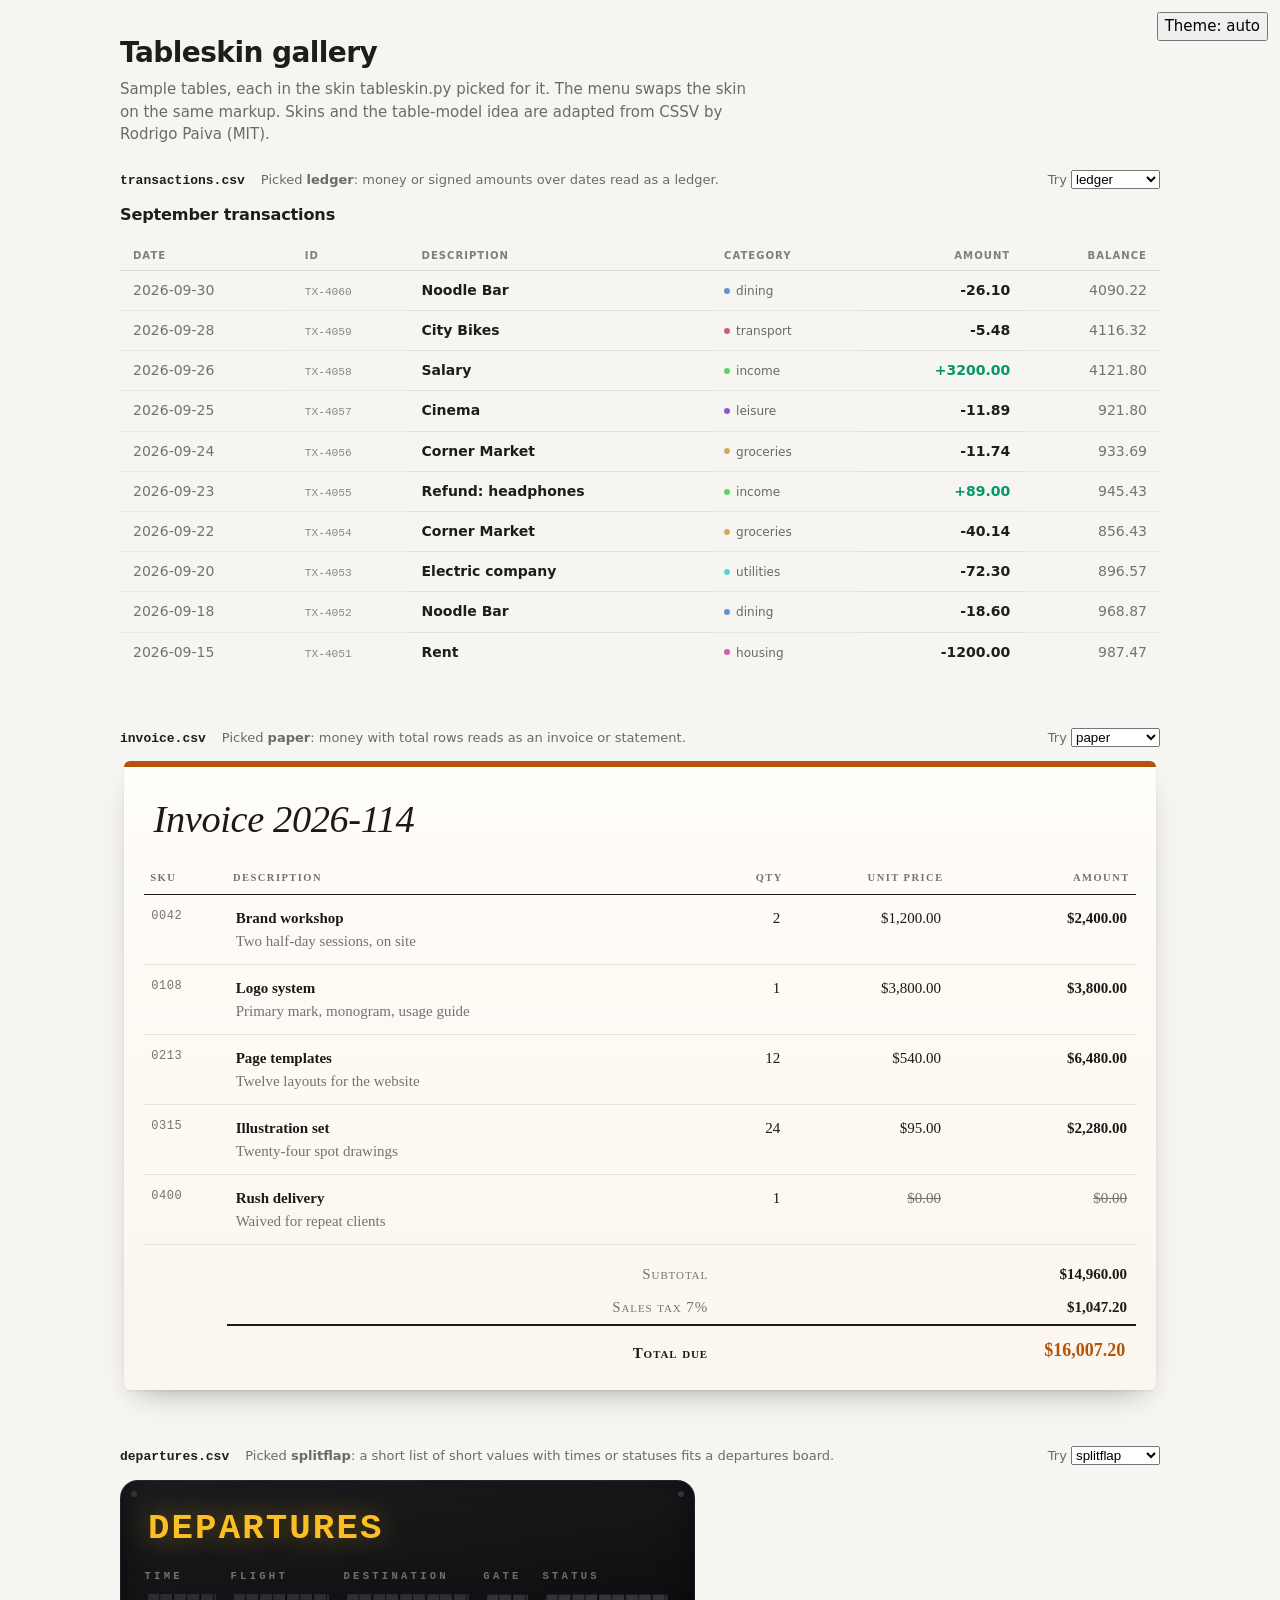
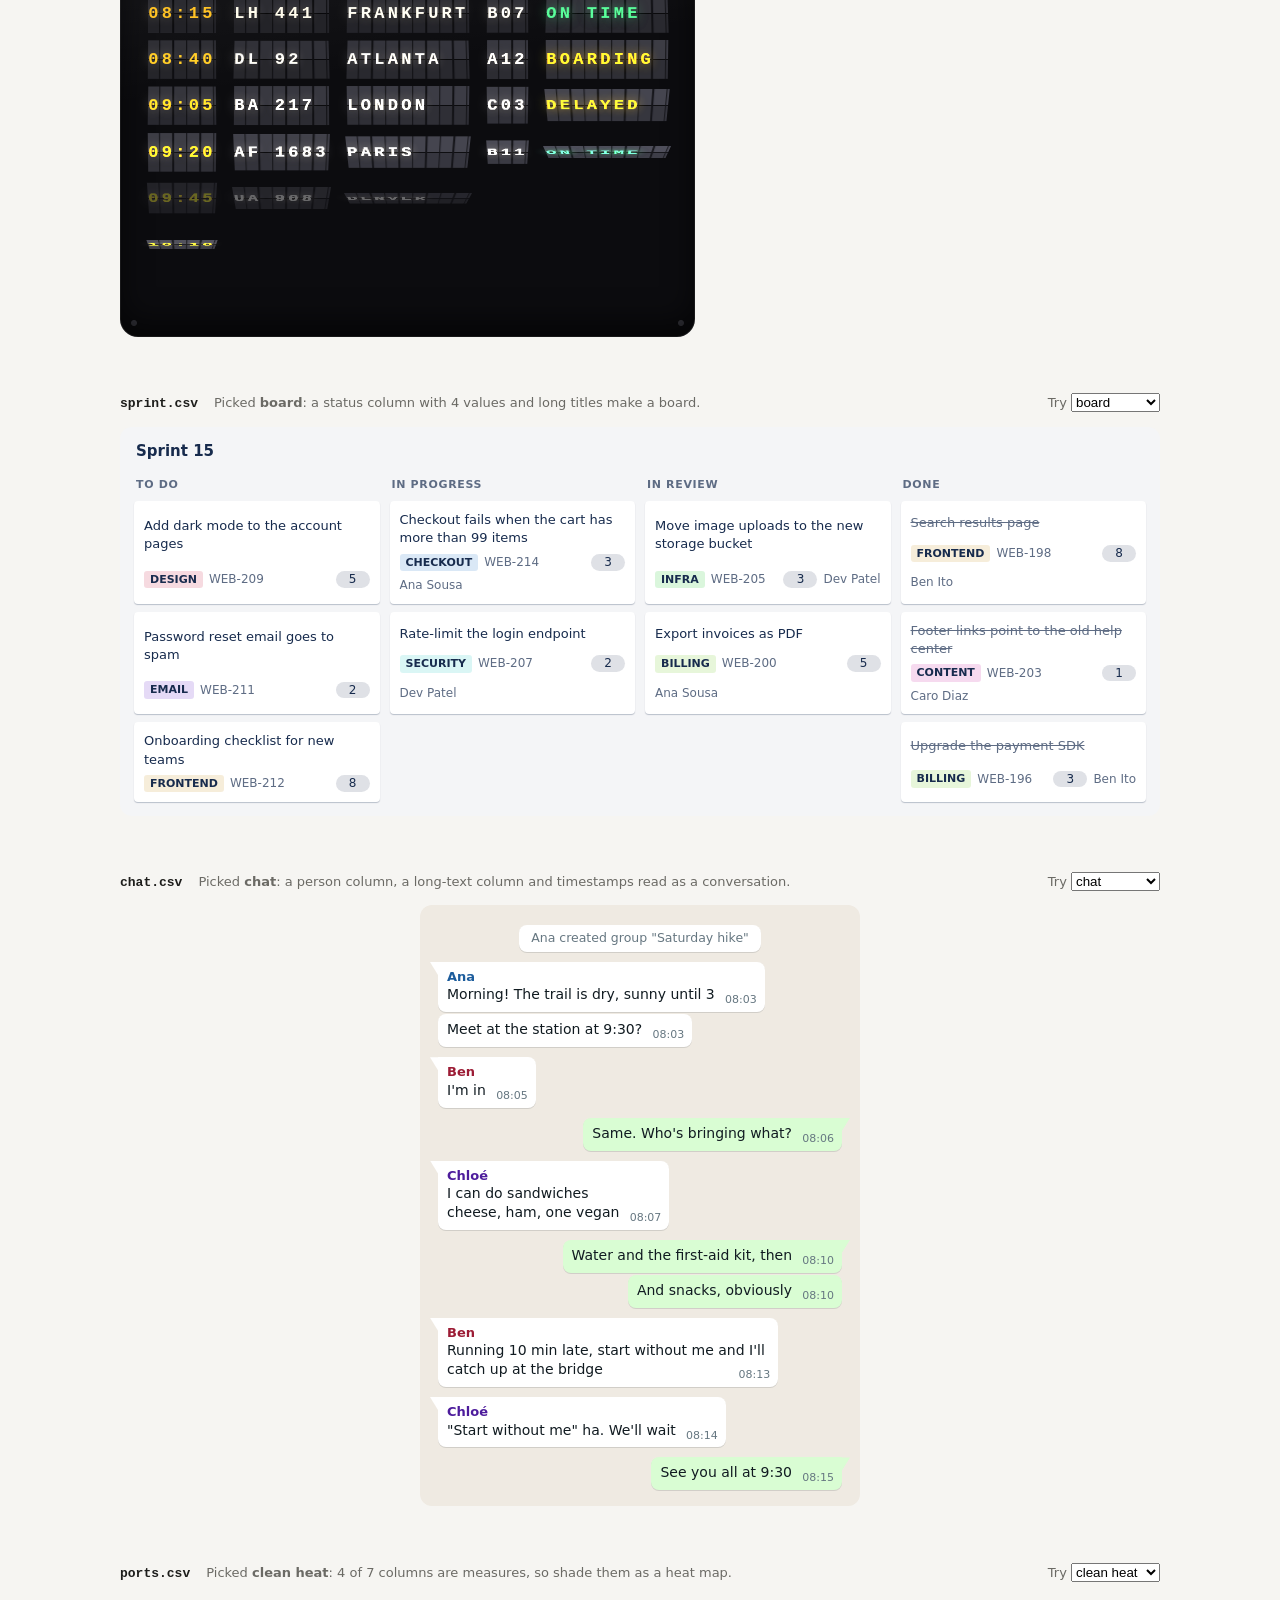
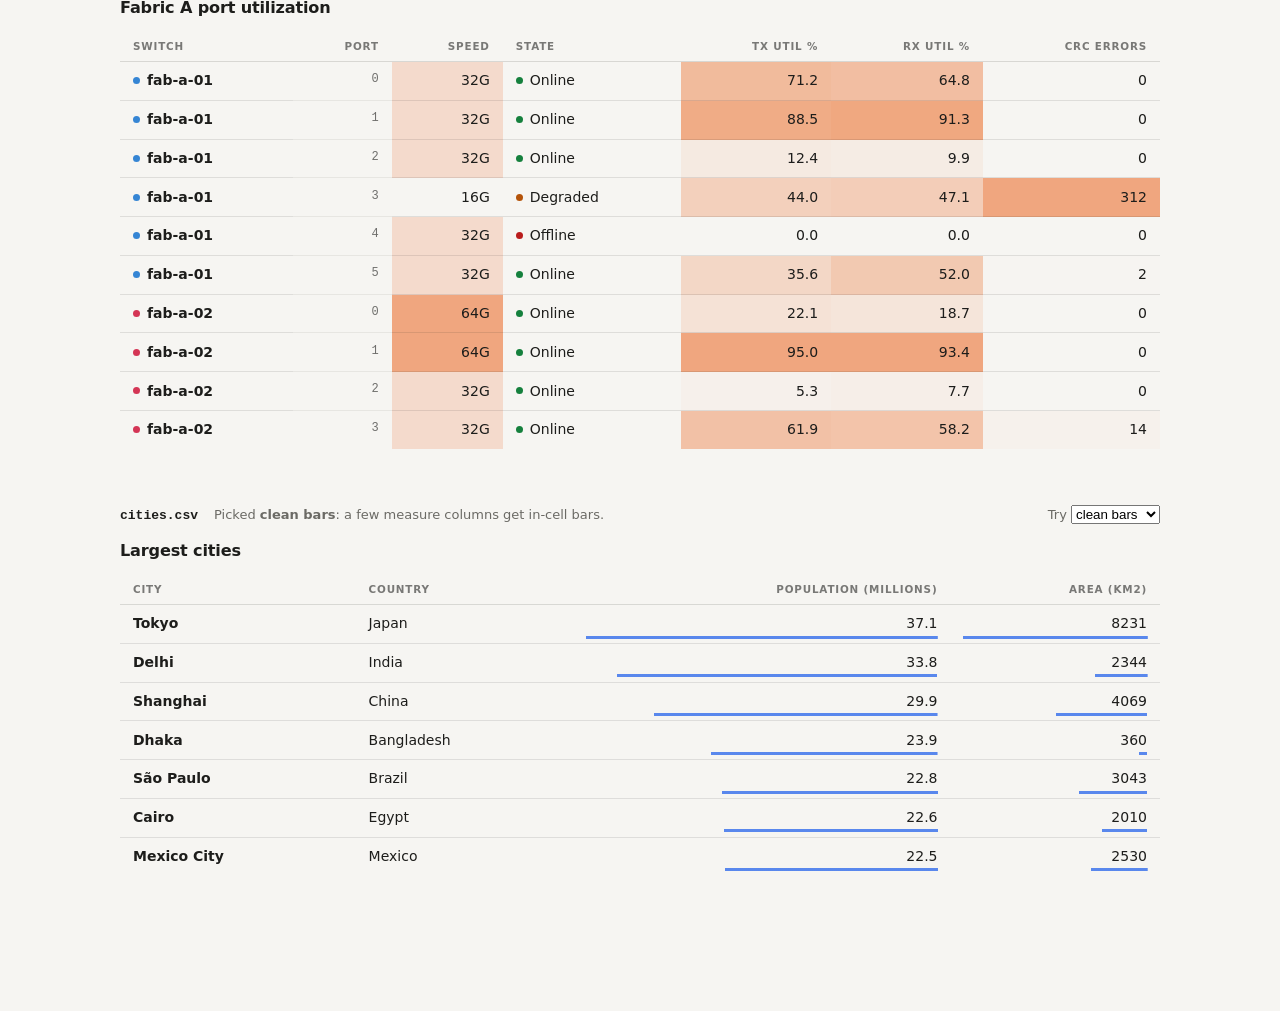
<file: index.html>
<!doctype html>
<meta charset="utf-8">
<title>tableskin</title>
<meta http-equiv="refresh" content="0; url=gallery.html">
<link rel="canonical" href="gallery.html">
<p><a href="gallery.html">tableskin gallery</a></p>
</file>
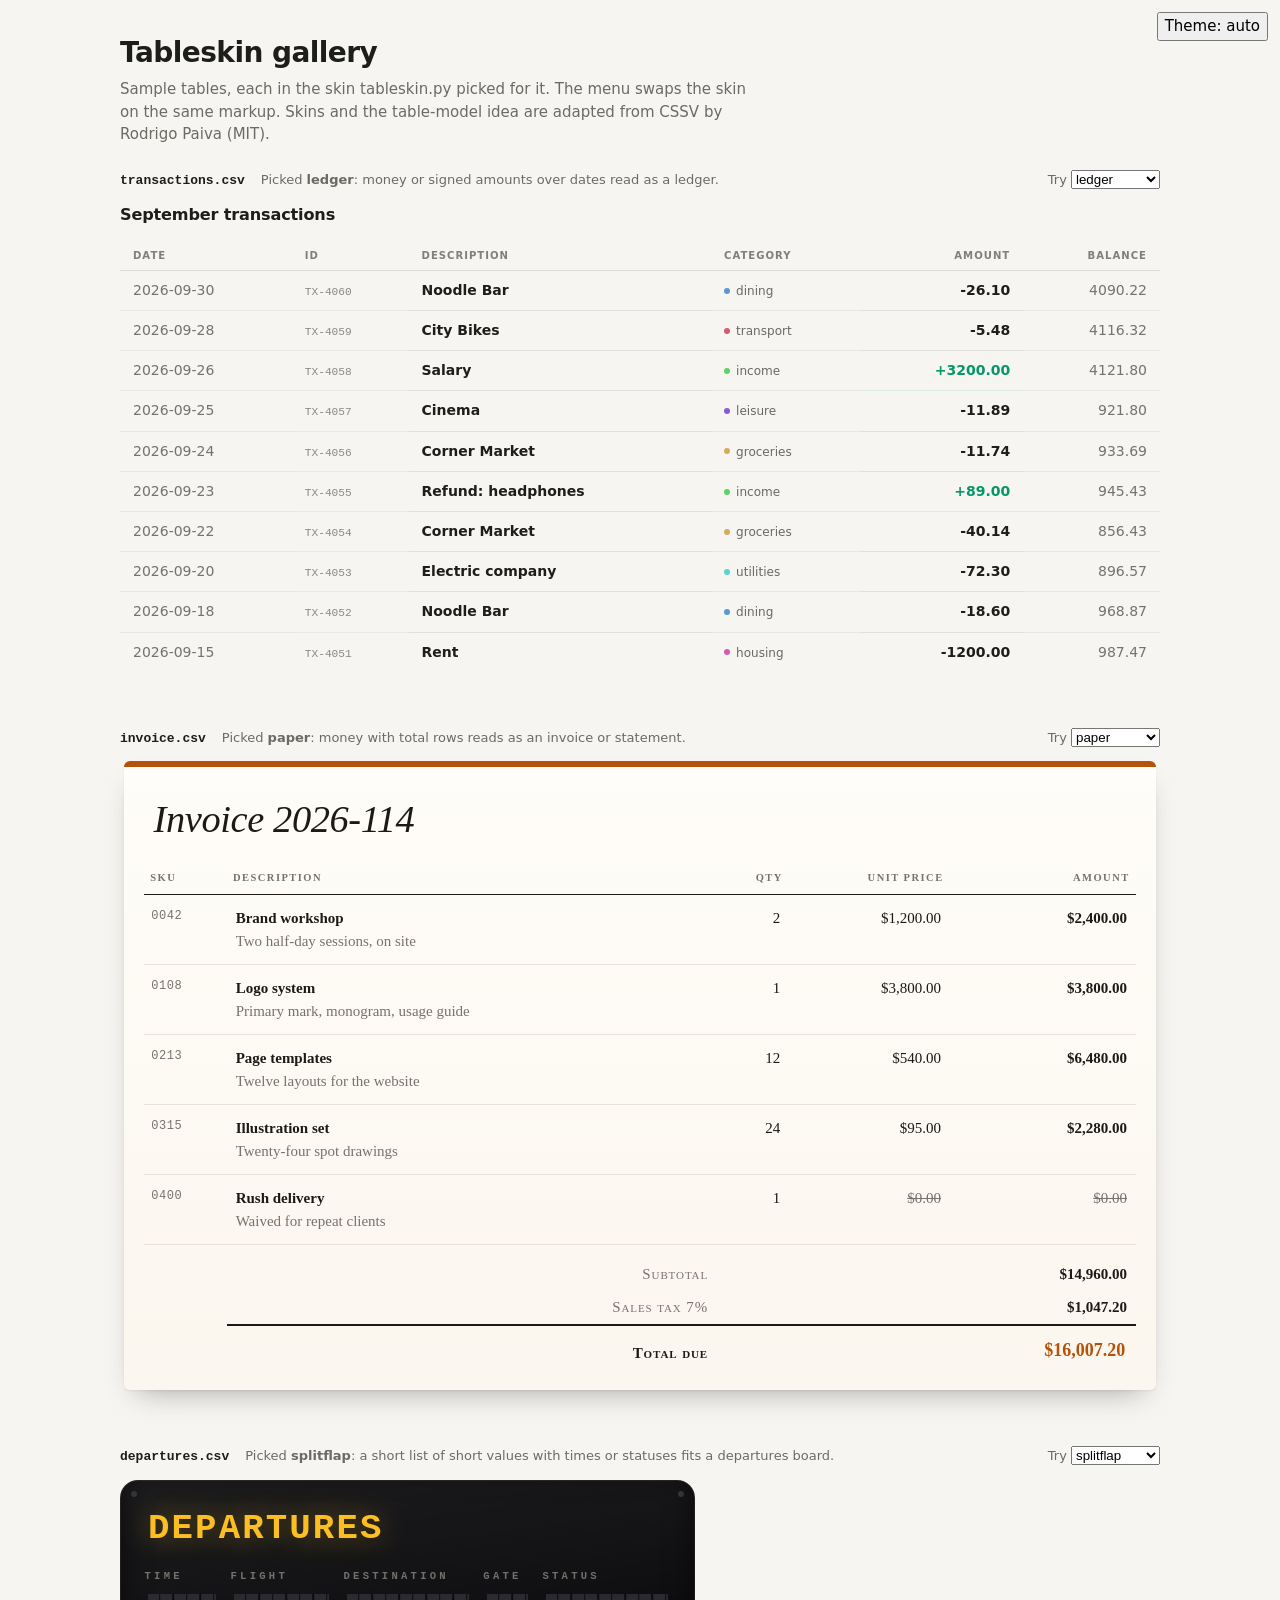
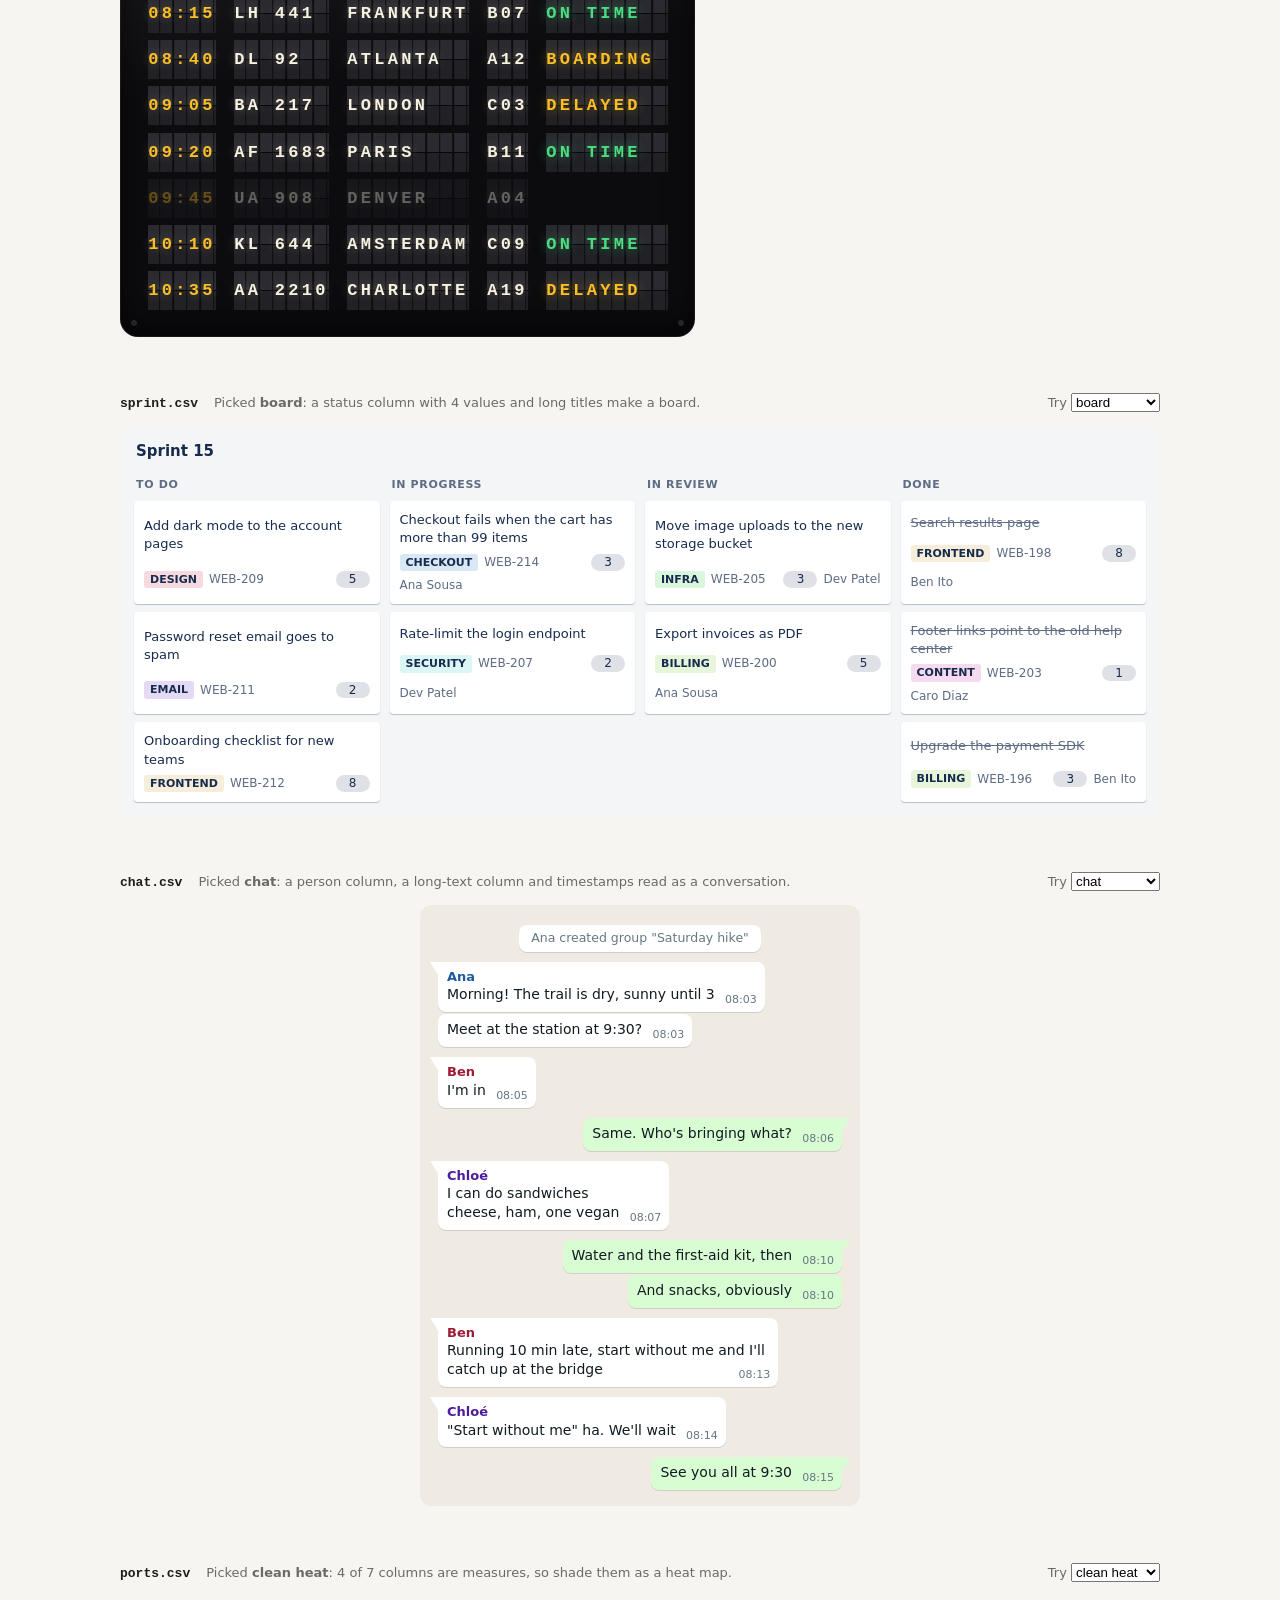
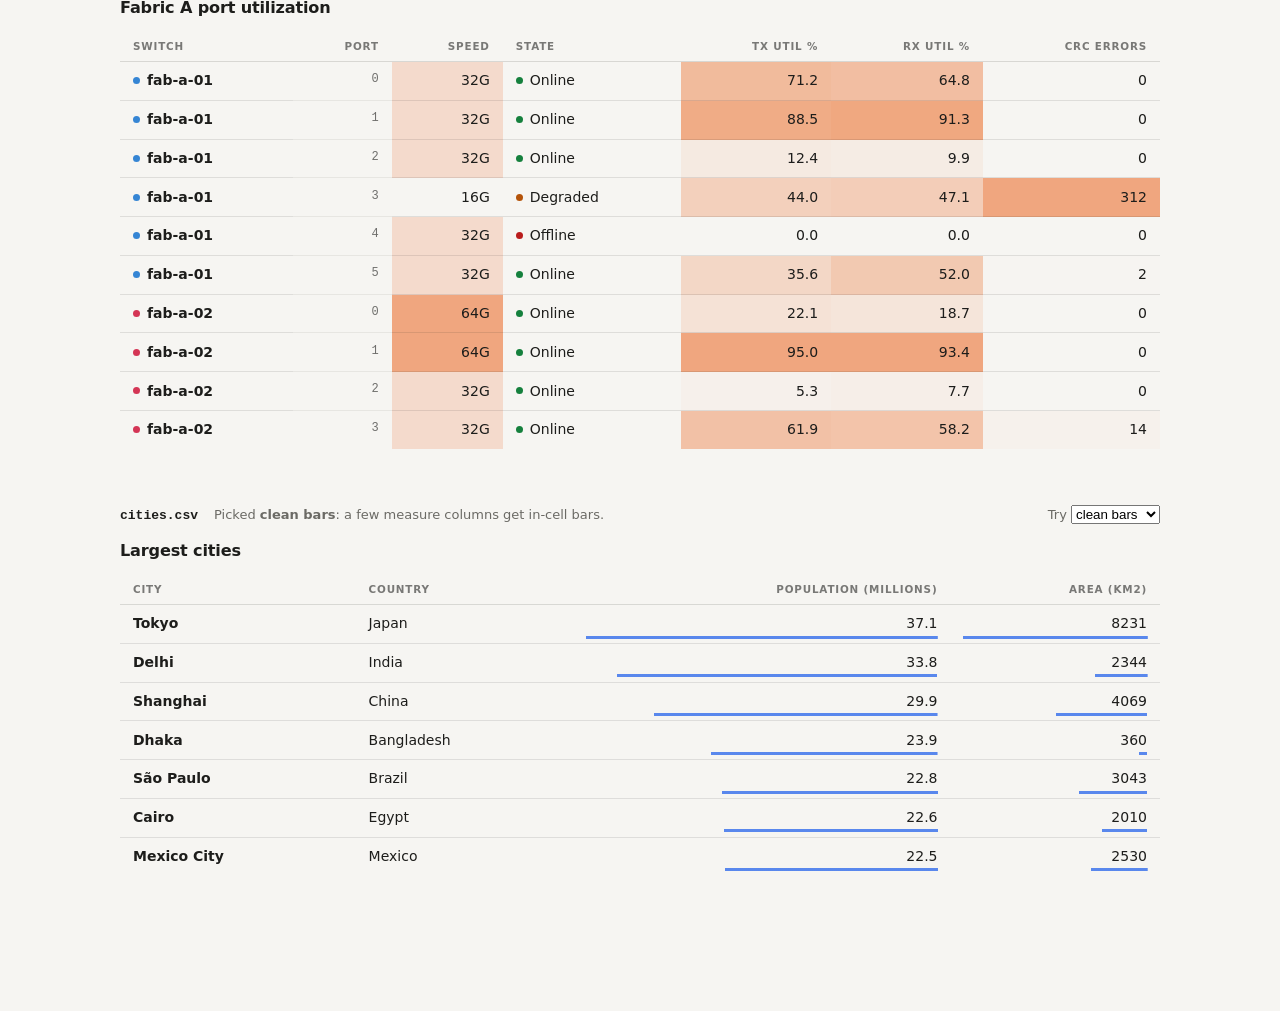
<file: gallery.html>
<!doctype html>
<html lang="en">
<head>
<meta charset="utf-8">
<meta name="viewport" content="width=device-width, initial-scale=1">
<title>Tableskin Gallery</title>
<style>
:root { color-scheme: light dark; --page: light-dark(#f6f5f2, #161615); --ink: light-dark(#1d1d1b, #e8e6e1); --muted: light-dark(#6b6a65, #9d9b94); }
:root[data-theme="light"] { color-scheme: light; }
:root[data-theme="dark"] { color-scheme: dark; }
body { margin: 0; padding: 32px 16px 80px; background: var(--page); color: var(--ink); font: 15px/1.5 system-ui, sans-serif; }
main { max-width: 1040px; margin: 0 auto; }
h1 { margin: 0 0 4px; font-size: 28px; letter-spacing: -0.02em; }
.lede { margin: 0 0 24px; color: var(--muted); max-width: 68ch; }
.theme { position: fixed; top: 12px; right: 12px; font: inherit; }
section { margin: 0 0 56px; }
section header { display: flex; flex-wrap: wrap; align-items: baseline; gap: 4px 16px; margin-bottom: 14px; }
h2 { margin: 0; font: 600 13px ui-monospace, Menlo, monospace; }
section header p { margin: 0; color: var(--muted); font-size: 13px; flex: 1; }
label { font-size: 13px; color: var(--muted); }
</style>
<style>
/* tableskin base: the wrapper, and CSSV's default stylesheet (SPEC 8.2).
   Adapted from CSSV by Rodrigo Paiva, MIT; see NOTICE.
   Each skin is scoped to [data-skin~="name"] and sits in a layer, so tables
   on one page can wear different skins, none can style the page around
   it, and any unlayered rule on the page still wins over all of them. */
@layer tableskin.base, tableskin.skin, tableskin.mod;

@layer tableskin.base {
  .tableskin {
    contain: paint;                    /* SPEC 11.4: skins draw inside this box only */
    overflow: auto hidden;
    --good: light-dark(#15803d, #4ade80);
    --warn: light-dark(#b45309, #fbbf24);
    --bad: light-dark(#b91c1c, #f87171);
    --neutral: color-mix(in srgb, currentColor 45%, transparent);
  }
  .tableskin table { border-collapse: collapse; }
  .tableskin :is(th, td) { padding: 0.25em 0.5em; text-align: start; vertical-align: top; white-space: pre-wrap; }
  .tableskin th { font-weight: bold; }
  .tableskin .number { text-align: end; font-variant-numeric: tabular-nums; }
  .tableskin caption { padding: 0 0 0.5em; text-align: start; font-weight: 600; }
  .tableskin [data-tone="good"] { --tone: var(--good); }
  .tableskin [data-tone="warn"] { --tone: var(--warn); }
  .tableskin [data-tone="bad"] { --tone: var(--bad); }
  .tableskin [data-tone="neutral"] { --tone: var(--neutral); }
}

/* clean: the default. Hairline rules, quiet uppercase headers, colored dots
   for statuses and categories. Colors are mixed from currentColor, so it
   follows the page's light or dark theme.
   After the reference tables on cssv.dev (site/tables.css), MIT; see NOTICE. */
@layer tableskin.skin {
  [data-skin~="clean"] {
    & table { width: 100%; border-collapse: separate; border-spacing: 0; font-size: 14px; line-height: 1.5; }
    & caption { padding: 0 0 0.8em; font-size: 1.15em; font-weight: 650; letter-spacing: -0.01em; }
    & :is(th, td) { padding: 0.6em 13px; border-bottom: 1px solid color-mix(in srgb, currentColor 11%, transparent); }
    & thead th {
      vertical-align: bottom;
      border-bottom-color: color-mix(in srgb, currentColor 24%, transparent);
      color: color-mix(in srgb, currentColor 58%, transparent);
      font-size: 0.74em;
      font-weight: 600;
      letter-spacing: 0.08em;
      text-transform: uppercase;
    }
    & tbody tr:last-child td { border-bottom: 0; }
    & tbody tr:hover td { background-color: color-mix(in srgb, currentColor 3.5%, transparent); }

    & td:is([data-role="id"], [data-role="ordinal"]) {
      color: color-mix(in srgb, currentColor 62%, transparent);
      font: 0.86em/1.75 ui-monospace, "SF Mono", Menlo, Consolas, monospace;
    }
    & td:is([data-role="date"], [data-role="datetime"], [data-role="time"]) {
      color: color-mix(in srgb, currentColor 65%, transparent);
      font-variant-numeric: tabular-nums;
      white-space: nowrap;
    }
    & td[data-primary] { font-weight: 550; }
    & td.number.negative[data-signed] { color: var(--bad); }
    & td[data-na] { color: color-mix(in srgb, currentColor 40%, transparent); }

    /* A dot before each status (by tone) and each category (by hue). */
    & td:is([data-tone], [data-role="label"]:not(:empty)) { white-space: nowrap; }
    & td:is([data-tone], [data-role="label"]:not(:empty))::before {
      content: "";
      display: inline-block;
      width: 0.5em;
      height: 0.5em;
      margin-inline-end: 0.5em;
      border-radius: 50%;
      background: var(--tone, hsl(var(--hue) 65% 52%));
      vertical-align: 0.08em;
    }

    & tr[data-total] td { font-weight: 650; }
    & tbody tr:not([data-total]) + tr[data-total] td { border-top: 1.5px solid color-mix(in srgb, currentColor 30%, transparent); }
  }
}

/* ledger: a bank statement. Money in is green with a plus sign, money out
   keeps the text color, a running balance stays quiet. Follows the page's
   light or dark theme.
   Adapted from examples/ledger/ledger.css in CSSV, MIT; see NOTICE. The
   original names its columns; this one finds them by role. */
@layer tableskin.skin {
  [data-skin~="ledger"] {
    --credit: light-dark(#059669, #34d399);
    & table { width: 100%; border-collapse: separate; border-spacing: 0; font: 14px/1.5 system-ui, sans-serif; }
    & caption { padding: 0 0 0.9em; font-size: 1.15em; font-weight: 650; letter-spacing: -0.01em; }
    & :is(th, td) {
      padding: 0.65em 13px;
      border-bottom: 1px solid color-mix(in srgb, currentColor 10%, transparent);
      white-space: nowrap;
      vertical-align: baseline;
    }
    & thead th {
      border-bottom-color: color-mix(in srgb, currentColor 22%, transparent);
      color: color-mix(in srgb, currentColor 55%, transparent);
      font-size: 0.72em;
      letter-spacing: 0.1em;
      text-transform: uppercase;
    }
    & tbody tr:last-child td { border-bottom: 0; }
    & tbody tr:hover td { background: color-mix(in srgb, currentColor 4%, transparent); }

    & td:is([data-role="date"], [data-role="datetime"], [data-role="time"]) {
      color: color-mix(in srgb, currentColor 60%, transparent);
      font-variant-numeric: tabular-nums;
    }
    & td:is([data-role="id"], [data-role="ordinal"]) {
      color: color-mix(in srgb, currentColor 50%, transparent);
      font: 0.8em ui-monospace, "SF Mono", Menlo, Consolas, monospace;
    }
    & td[data-primary] { font-weight: 550; }
    & td[data-role="prose"] { min-width: 16em; white-space: pre-wrap; }
    & td:is([data-role="label"], [data-role="status"], [data-role="person"]) {
      color: color-mix(in srgb, currentColor 65%, transparent);
      font-size: 0.86em;
    }
    & td:is([data-role="label"]:not(:empty), [data-tone])::before {
      content: "";
      display: inline-block;
      width: 0.5em;
      height: 0.5em;
      margin-inline-end: 0.5em;
      border-radius: 50%;
      background: var(--tone, hsl(var(--hue) 60% 50%));
      opacity: 0.8;
      vertical-align: 0.1em;
    }

    /* Signed money is the amount column; unsigned money beside it is a balance. */
    & td[data-role="money"][data-signed] { font-weight: 600; }
    & td.number.positive[data-signed] { color: var(--credit); }
    & td.number.positive[data-signed]::before { content: "+"; }
    & table:has(td[data-role="money"][data-signed]) td[data-role="money"]:not([data-signed]) {
      color: color-mix(in srgb, currentColor 60%, transparent);
    }
    & tr[data-total] td { font-weight: 650; border-top: 1.5px solid color-mix(in srgb, currentColor 30%, transparent); }

    /* Narrow screens keep the date, the description and the amounts. */
    @media (max-width: 640px) {
      & :is(th, td) { padding-inline: 0.5em; }
      & :is(th, td):is([data-role="id"], [data-role="label"]):not([data-primary]) { display: none; }
    }
  }
}

/* paper: an invoice or statement on warm paper, serif, with the caption as
   its title and summary rows (Subtotal, Tax, Total) set apart at the foot.
   Always light: it is a sheet of paper.
   Adapted from examples/invoice.cssv in CSSV, MIT; see NOTICE. */
@layer tableskin.skin {
  [data-skin~="paper"] {
    --ink: #1c1917;
    --muted: #78716c;
    --rule: #e9e2d8;
    --accent: #b45309;
    color-scheme: light;
    margin: 0.5rem 0.25rem 2rem;
    padding: 2rem 1.25rem 1.25rem;
    border-top: 6px solid var(--accent);
    border-radius: 6px;
    background: linear-gradient(#fffdf9, #fbf6ee);
    box-shadow: 0 1px 2px rgb(41 37 36 / 0.08), 0 14px 28px -14px rgb(41 37 36 / 0.4);
    color: var(--ink);
    font: 15px/1.5 "Iowan Old Style", "Palatino Linotype", Palatino, Georgia, serif;

    & table { width: 100%; border-collapse: separate; border-spacing: 0; }
    & caption { padding: 0 0.6rem 1.4rem; font: italic 400 2.4rem/1.05 "Iowan Old Style", "Palatino Linotype", Palatino, Georgia, serif; letter-spacing: -0.01em; }
    & :is(th, td) { padding: 0.8em 0.6em; }
    & thead th {
      vertical-align: bottom;
      border-bottom: 1.5px solid var(--ink);
      color: var(--muted);
      font-size: 0.7em;
      font-weight: 600;
      letter-spacing: 0.14em;
      text-transform: uppercase;
    }

    & tbody tr:not([data-total]) td { border-bottom: 1px solid var(--rule); }
    & td:is([data-role="id"], [data-role="ordinal"]) {
      color: var(--muted);
      font: 0.8em/1.9 ui-monospace, Menlo, Consolas, monospace;
      letter-spacing: 0.05em;
    }
    & td:is([data-role="prose"], [data-role="text"]) { color: var(--muted); }
    & td:is([data-role="prose"], [data-role="text"])::first-line { color: var(--ink); font-weight: 600; }
    & td[data-role="money"] { white-space: nowrap; }
    & td[data-role="money"]:last-child { font-weight: 600; }
    & td[data-role="money"].zero { color: var(--muted); font-weight: 400; text-decoration: line-through; }
    & td[data-tone] { color: var(--tone); font-variant: small-caps; letter-spacing: 0.04em; }

    /* Summary rows. */
    & tr[data-total] td { padding-block: 0.35em; }
    & tr[data-total] td::first-line { color: inherit; font-weight: inherit; }
    & tr:not([data-total]) + tr[data-total] td { padding-top: 1.2em; }
    & tr[data-total] td:not(.number) { color: var(--muted); font-variant: small-caps; letter-spacing: 0.06em; text-align: end; }
    & tbody tr[data-total]:last-child td {
      padding-top: 0.6em;
      border-top: 2px solid var(--ink);
      color: var(--accent);
      font-size: 1.2em;
      font-weight: 700;
    }
    & tbody tr[data-total]:last-child td:not(.number) { padding-top: 1.1em; color: var(--ink); font-size: 1em; }
    & tbody tr[data-total]:last-child td:first-child:empty { border-top-color: transparent; }

    @media print { margin: 0; box-shadow: none; background: none; }
  }
}

/* splitflap: an airport departures board. Every character sits on its own
   flap, rows flip in one after another, and statuses light up by tone:
   green for good, amber for attention, red for trouble, which also dims
   the rest of that row. Always dark.
   Adapted from site/split-flap.css in CSSV, MIT; see NOTICE. The original
   staggers rows with an nth-child ladder; here --i and --j do it. */
@layer tableskin.skin {
  [data-skin~="splitflap"] {
    --pitch: 1.32ch;                     /* one flap: a character plus the gap */
    --board: #0c0c0f;
    --flap-top: #2a2a30;
    --flap-bottom: #212126;
    --ink: #f6f1e1;
    --amber: #fbbf24;
    color-scheme: dark;
    box-sizing: border-box;
    width: fit-content;
    max-width: 100%;
    margin: 0 0 1.5em;
    padding: 1.4em 1.1em 1.2em;
    border-radius: 18px;
    color: var(--ink);
    font: 700 clamp(9px, 1.55vw, 17px)/1 ui-monospace, "SF Mono", "Cascadia Mono", Menlo, Consolas, monospace;
    background:
      radial-gradient(circle at 14px 14px, #3a3a42 2.5px, transparent 3.5px),
      radial-gradient(circle at calc(100% - 14px) 14px, #3a3a42 2.5px, transparent 3.5px),
      radial-gradient(circle at 14px calc(100% - 14px), #3a3a42 2.5px, transparent 3.5px),
      radial-gradient(circle at calc(100% - 14px) calc(100% - 14px), #3a3a42 2.5px, transparent 3.5px),
      linear-gradient(172deg, rgb(255 255 255 / 0.07), transparent 42%),
      var(--board);
    box-shadow: inset 0 0 0 1px rgb(255 255 255 / 0.07), inset 0 -14px 30px rgb(0 0 0 / 0.6);

    & table {
      border-collapse: separate;
      border-spacing: 0 0.42em;
      letter-spacing: calc(var(--pitch) - 1ch);
      text-transform: uppercase;
    }
    & caption {
      padding: 0.2em 0.26em 0.5em;
      color: var(--amber);
      font-size: 2.1em;
      letter-spacing: 0.06em;
      white-space: nowrap;
      text-shadow: 0 0 0.8em rgb(251 191 36 / 0.45);
    }
    & th {
      padding: 0 0.55em 0.5em;
      color: rgb(246 241 225 / 0.42);
      font-size: 0.62em;
      font-weight: 600;
      text-align: start;
    }

    /* The flaps: a gap every --pitch, a split line and two shades. */
    & td {
      padding: 0 0.55em;
      line-height: 2.3;
      text-align: start;
      white-space: pre;
      background:
        repeating-linear-gradient(90deg, transparent 0 calc(var(--pitch) - 0.16ch), var(--board) 0 var(--pitch)),
        linear-gradient(transparent calc(50% - 0.75px), rgb(0 0 0 / 0.75) 0 calc(50% + 0.75px), transparent 0),
        linear-gradient(var(--flap-top) 50%, var(--flap-bottom) 50%);
      background-position: -0.08ch 0, 0 0, 0 0;
      background-origin: content-box;
      background-clip: content-box;
      text-shadow: 0 0 0.7em rgb(255 240 200 / 0.28);
    }
    & td:first-child { color: var(--amber); }

    /* Statuses by tone; signed numbers as status codes. */
    & td[data-tone="good"], & td.zero[data-signed] { color: #4ade80; text-shadow: 0 0 0.7em rgb(74 222 128 / 0.5); }
    & td[data-tone="warn"], & td.positive[data-signed] { color: var(--amber); text-shadow: 0 0 0.7em rgb(251 191 36 / 0.45); }
    & td[data-tone="bad"] { color: #f87171; text-shadow: 0 0 0.7em rgb(248 113 113 / 0.5); }
    & td.negative[data-signed] { color: #38bdf8; text-shadow: 0 0 0.7em rgb(56 189 248 / 0.5); }
    & tr:has(td[data-tone="bad"]) td:not([data-tone]) { opacity: 0.38; }

    /* Rows flip in one after another, each cell a beat after the last. */
    & tbody td {
      animation: tableskin-flap 0.5s ease-out both;
      animation-delay: calc(min(var(--i, 0), 12) * 85ms + min(var(--j, 0), 6) * 40ms);
    }
    @media (prefers-reduced-motion: reduce) {
      & tbody td { animation: none; }
    }
  }
}
@keyframes tableskin-flap {
  0%   { transform: perspective(24em) rotateX(-90deg); filter: brightness(2); }
  65%  { transform: perspective(24em) rotateX(14deg); }
  100% { transform: none; }
}

/* board: a kanban board. One lane per status (or category), cards stacked
   in file order: the title on top, then labels, the id, numbers as pills and
   the person. Lanes run in tone order: not started, in flight, trouble, done.
   Adapted from examples/jira-export.cssv in CSSV, MIT; see NOTICE. The
   original hard-codes Jira's four lanes; here the lanes come from the data. */
@layer tableskin.skin {
  [data-skin~="board"] {
    --card: light-dark(#fff, #22272b);
    --chip: light-dark(#dfe1e6, #2c333a);
    --muted: light-dark(#5e6c84, #8c9bab);
    padding: 14px;
    border-radius: 12px;
    background: light-dark(#f4f5f7, #1d2125);
    color: light-dark(#172b4d, #b6c2cf);
    font: 13px/1.4 system-ui, sans-serif;

    & table {
      display: grid;
      grid-template-columns: repeat(var(--groups, 1), minmax(11rem, 1fr));
      grid-auto-flow: dense;
      gap: 8px 10px;
      width: 100%;
    }
    & caption { grid-column: 1 / -1; padding: 0 2px 4px; font-size: 15px; font-weight: 700; }
    & colgroup, & thead { display: none; }
    & tbody { display: contents; }

    /* A card. The first card in each lane carries the lane's title. */
    & tbody tr {
      grid-column: var(--group);
      position: relative;
      display: flex;
      flex-wrap: wrap;
      align-items: center;
      gap: 6px;
      padding: 10px;
      border-radius: 4px;
      background: var(--card);
      box-shadow: 0 1px 1px rgb(9 30 66 / 0.25);
    }
    & tbody tr[data-group-start] { margin-top: 2.1em; }
    & tbody tr[data-group-start]::before {
      content: attr(data-group);
      position: absolute;
      bottom: calc(100% + 0.8em);
      left: 2px;
      color: var(--muted);
      font-size: 11px;
      font-weight: 700;
      letter-spacing: 0.06em;
      text-transform: uppercase;
      white-space: nowrap;
    }

    & td { display: block; padding: 0; white-space: normal; }
    & td:is(:empty, [data-na], [data-grouping], [data-role="date"], [data-role="datetime"], [data-role="time"], [data-role="url"], [data-role="email"]) { display: none; }
    & td[data-primary] { order: -1; flex-basis: 100%; font-weight: 500; }
    & td:is([data-role="prose"], [data-role="text"]):not([data-primary]) { flex-basis: 100%; color: var(--muted); font-size: 12px; }
    & td:is([data-role="label"], [data-role="status"]) {
      padding: 1px 6px;
      border-radius: 3px;
      background: hsl(var(--hue) 60% 50% / 0.18);
      font-size: 11px;
      font-weight: 600;
      text-transform: uppercase;
    }
    & td[data-role="id"] { order: 1; margin-right: auto; color: var(--muted); font-size: 12px; }
    & td.number { order: 2; min-width: 22px; padding: 0 6px; border-radius: 11px; background: var(--chip); font-size: 12px; text-align: center; }
    & td[data-role="person"] { order: 3; color: var(--muted); font-size: 12px; }

    & tr:has(td[data-grouping][data-tone="good"]) td[data-primary] { color: var(--muted); text-decoration: line-through; }
    & tr:has(td[data-grouping][data-tone="bad"]) { box-shadow: inset 3px 0 var(--bad), 0 1px 1px rgb(9 30 66 / 0.25); }
  }
}

/* chat: a messaging app. One bubble per row, the person's name in their own
   color, a run of messages from one person grouped under one name and tail,
   lines with no person (system notices) centered. Pass --me to put one
   person's messages on the right. Follows the page's light or dark theme.
   Adapted from examples/whatsapp-chat.cssv in CSSV, MIT; see NOTICE. The
   original names each person; here --hue and data-run do it for anyone. */
@layer tableskin.skin {
  [data-skin~="chat"] {
    --in: light-dark(#fff, #202c33);
    --mine: light-dark(#d9fdd3, #005c4b);
    --chip: light-dark(#fff, #182229);
    --muted: light-dark(#667781, #8696a0);
    box-sizing: border-box;
    width: min(100%, 440px);
    margin: 0 auto;
    padding: 10px 18px 16px;
    border-radius: 12px;
    background: light-dark(#efeae2, #0b141a);
    color: light-dark(#111b21, #e9edef);
    font: 14px/1.35 system-ui, sans-serif;

    & table { display: block; }
    & caption { display: block; padding: 4px 0 6px; color: var(--muted); font-size: 12.5px; text-align: center; }
    & colgroup, & thead { display: none; }
    & tbody { display: flex; flex-direction: column; align-items: flex-start; }

    /* A bubble with a tail, the name on top, the time in the corner. */
    & tr {
      --who: light-dark(hsl(var(--hue, 210) 70% 36%), hsl(var(--hue, 210) 75% 70%));
      position: relative;
      max-width: 80%;
      margin-top: 10px;
      padding: 6px 8px 8px 9px;
      border-radius: 0 8px 8px;
      background: var(--in);
      box-shadow: 0 1px 0.5px rgb(11 20 26 / 0.13);
    }
    & tr::before {
      content: "";
      position: absolute;
      top: 0;
      left: -8px;
      width: 8px;
      height: 13px;
      background: inherit;
      clip-path: polygon(0 0, 100% 0, 100% 100%);
    }
    & td { display: none; padding: 0; }
    & td[data-role="person"] { display: block; color: var(--who); font-size: 13px; font-weight: 600; }
    & td[data-primary] { display: inline; overflow-wrap: anywhere; white-space: pre-wrap; }
    & td[data-primary]::after { content: ""; display: inline-block; width: 42px; }
    & td:is([data-role="time"], [data-role="datetime"]) {
      display: block;
      position: absolute;
      right: 8px;
      bottom: 4px;
      color: var(--muted);
      font-size: 11px;
    }

    /* A run from one person: no name, no tail, closer together. */
    & tr[data-key]:not([data-run]) { margin-top: 2px; border-radius: 8px; }
    & tr[data-key]:not([data-run])::before, & tr[data-key]:not([data-run]) td[data-role="person"] { display: none; }

    /* My messages go right. */
    & tr[data-me] { --muted: light-dark(#667781, #ffffff99); align-self: flex-end; border-radius: 8px 0 8px 8px; background: var(--mine); }
    & tr[data-me]::before { left: auto; right: -8px; clip-path: polygon(0 0, 100% 0, 0 100%); }
    & tr[data-me] td[data-role="person"] { display: none; }

    /* Lines with no person are the app's own, centered. */
    & tr:not([data-key]) {
      align-self: center;
      max-width: 90%;
      padding: 5px 12px;
      border-radius: 8px;
      background: var(--chip);
      color: var(--muted);
      font-size: 12.5px;
      text-align: center;
    }
    & tr:not([data-key])::before, & tr:not([data-key]) td:is([data-role="time"], [data-role="datetime"]), & tr:not([data-key]) td[data-primary]::after { display: none; }
  }
}

/* heat (modifier): shade every measure cell by where it sits in its column.
   Unsigned columns run from clear to orange; signed columns go blue below
   zero and orange above, by size. Combine with a skin: "clean heat". */
@layer tableskin.mod {
  [data-skin~="heat"] {
    --heat: light-dark(#ea580c, #f97316);
    --cool: light-dark(#2563eb, #3b82f6);
    & td:is([data-role="number"], [data-role="money"], [data-role="percent"]) {
      background-color: color-mix(in oklab, var(--heat) calc(var(--t, 0) * 50%), transparent);
    }
    & td.positive[data-signed] { background-color: color-mix(in oklab, var(--heat) calc(var(--mag) * 50%), transparent); }
    & td.negative[data-signed] { background-color: color-mix(in oklab, var(--cool) calc(var(--mag) * 50%), transparent); }
    & td.zero[data-signed] { background-color: transparent; }
  }
}

/* bars (modifier): a thin bar under every measure, as long as the value is
   against the column's largest, red for negatives. Combine with a skin:
   "clean bars", "ledger bars". */
@layer tableskin.mod {
  [data-skin~="bars"] {
    --bar: light-dark(#2563eb, #60a5fa);
    --bar-neg: light-dark(#dc2626, #f87171);
    & td:is([data-role="number"], [data-role="money"], [data-role="percent"]) {
      background-image: linear-gradient(color-mix(in srgb, var(--bar) 75%, transparent) 0 0);
      background-repeat: no-repeat;
      background-position: right 0.9em bottom 0.3em;
      background-size: calc(var(--mag, 0) * (100% - 1.8em)) 3px;
    }
    & td.negative[data-signed] { background-image: linear-gradient(color-mix(in srgb, var(--bar-neg) 75%, transparent) 0 0); }
  }
}

</style>
</head>
<body>
<button class="theme" type="button">Theme: auto</button>
<main>
<h1>Tableskin gallery</h1>
<p class="lede">Sample tables, each in the skin tableskin.py picked for it. The menu swaps the skin on the same markup. Skins and the table-model idea are adapted from CSSV by Rodrigo Paiva (MIT).</p>
<section><header><h2>transactions.csv</h2><p>Picked <b>ledger</b>: money or signed amounts over dates read as a ledger.</p><label>Try <select data-for="transactions.csv"><option>clean</option><option selected>ledger</option><option>paper</option><option>splitflap</option><option>board</option><option>chat</option><option>clean heat</option><option>clean bars</option><option>ledger bars</option></select></label></header><div class="tableskin" data-skin="ledger"><table data-rows="10" data-cols="6" style="--rows:10;--cols:6;--groups:7"><caption>September transactions</caption><colgroup><col data-col="date" data-role="date"><col data-col="id" data-role="id"><col data-col="description" data-role="text"><col data-col="category" data-role="label"><col data-col="amount" data-role="money"><col data-col="balance" data-role="money"></colgroup><thead><tr data-row="1"><th data-col="date" data-role="date" style="--j:0">date</th><th data-col="id" data-role="id" style="--j:1">id</th><th data-col="description" data-role="text" data-primary style="--j:2">description</th><th data-col="category" data-role="label" data-grouping style="--j:3">category</th><th data-col="amount" data-role="money" class="number" data-signed style="--j:4">amount</th><th data-col="balance" data-role="money" class="number" style="--j:5">balance</th></tr></thead><tbody><tr data-row="2" data-key="TX-4060" data-run="start" data-group="dining" data-group-start style="--i:0;--group:1;--hue:210"><td data-col="date" data-role="date" style="--j:0">2026-09-30</td><td data-col="id" data-role="id" style="--j:1">TX-4060</td><td data-col="description" data-role="text" data-primary style="--j:2">Noodle Bar</td><td data-col="category" data-role="label" data-grouping data-tag="dining" style="--j:3;--hue:210">dining</td><td data-col="amount" data-role="money" class="number negative" data-signed style="--j:4;--t:0.267;--mag:0.008">-26.10</td><td data-col="balance" data-role="money" class="number positive" style="--j:5;--t:0.99;--mag:0.992">4090.22</td></tr><tr data-row="3" data-key="TX-4059" data-run="start" data-group="transport" data-group-start style="--i:1;--group:2;--hue:348"><td data-col="date" data-role="date" style="--j:0">2026-09-28</td><td data-col="id" data-role="id" style="--j:1">TX-4059</td><td data-col="description" data-role="text" data-primary style="--j:2">City Bikes</td><td data-col="category" data-role="label" data-grouping data-tag="transport" style="--j:3;--hue:348">transport</td><td data-col="amount" data-role="money" class="number negative" data-signed style="--j:4;--t:0.271;--mag:0.002">-5.48</td><td data-col="balance" data-role="money" class="number positive" style="--j:5;--t:0.998;--mag:0.999">4116.32</td></tr><tr data-row="4" data-key="TX-4058" data-run="start" data-group="income" data-group-start style="--i:2;--group:3;--hue:125"><td data-col="date" data-role="date" style="--j:0">2026-09-26</td><td data-col="id" data-role="id" style="--j:1">TX-4058</td><td data-col="description" data-role="text" data-primary style="--j:2">Salary</td><td data-col="category" data-role="label" data-grouping data-tag="income" style="--j:3;--hue:125">income</td><td data-col="amount" data-role="money" class="number positive" data-signed style="--j:4;--t:1;--mag:1">3200.00</td><td data-col="balance" data-role="money" class="number positive" style="--j:5;--t:1;--mag:1">4121.80</td></tr><tr data-row="5" data-key="TX-4057" data-run="start" data-group="leisure" data-group-start style="--i:3;--group:4;--hue:263"><td data-col="date" data-role="date" style="--j:0">2026-09-25</td><td data-col="id" data-role="id" style="--j:1">TX-4057</td><td data-col="description" data-role="text" data-primary style="--j:2">Cinema</td><td data-col="category" data-role="label" data-grouping data-tag="leisure" style="--j:3;--hue:263">leisure</td><td data-col="amount" data-role="money" class="number negative" data-signed style="--j:4;--t:0.27;--mag:0.004">-11.89</td><td data-col="balance" data-role="money" class="number positive" style="--j:5;--t:0.02;--mag:0.224">921.80</td></tr><tr data-row="6" data-key="TX-4056" data-run="start" data-group="groceries" data-group-start style="--i:4;--group:5;--hue:40"><td data-col="date" data-role="date" style="--j:0">2026-09-24</td><td data-col="id" data-role="id" style="--j:1">TX-4056</td><td data-col="description" data-role="text" data-primary style="--j:2">Corner Market</td><td data-col="category" data-role="label" data-grouping data-tag="groceries" style="--j:3;--hue:40">groceries</td><td data-col="amount" data-role="money" class="number negative" data-signed style="--j:4;--t:0.27;--mag:0.004">-11.74</td><td data-col="balance" data-role="money" class="number positive" style="--j:5;--t:0.024;--mag:0.227">933.69</td></tr><tr data-row="7" data-key="TX-4055" data-run="start" data-group="income" style="--i:5;--group:3;--hue:178"><td data-col="date" data-role="date" style="--j:0">2026-09-23</td><td data-col="id" data-role="id" style="--j:1">TX-4055</td><td data-col="description" data-role="text" data-primary style="--j:2">Refund: headphones</td><td data-col="category" data-role="label" data-grouping data-tag="income" style="--j:3;--hue:125">income</td><td data-col="amount" data-role="money" class="number positive" data-signed style="--j:4;--t:0.293;--mag:0.028">89.00</td><td data-col="balance" data-role="money" class="number positive" style="--j:5;--t:0.027;--mag:0.229">945.43</td></tr><tr data-row="8" data-key="TX-4054" data-run="start" data-group="groceries" style="--i:6;--group:5;--hue:315"><td data-col="date" data-role="date" style="--j:0">2026-09-22</td><td data-col="id" data-role="id" style="--j:1">TX-4054</td><td data-col="description" data-role="text" data-primary style="--j:2">Corner Market</td><td data-col="category" data-role="label" data-grouping data-tag="groceries" style="--j:3;--hue:40">groceries</td><td data-col="amount" data-role="money" class="number negative" data-signed style="--j:4;--t:0.264;--mag:0.013">-40.14</td><td data-col="balance" data-role="money" class="number positive" style="--j:5;--t:0;--mag:0.208">856.43</td></tr><tr data-row="9" data-key="TX-4053" data-run="start" data-group="utilities" data-group-start style="--i:7;--group:6;--hue:93"><td data-col="date" data-role="date" style="--j:0">2026-09-20</td><td data-col="id" data-role="id" style="--j:1">TX-4053</td><td data-col="description" data-role="text" data-primary style="--j:2">Electric company</td><td data-col="category" data-role="label" data-grouping data-tag="utilities" style="--j:3;--hue:178">utilities</td><td data-col="amount" data-role="money" class="number negative" data-signed style="--j:4;--t:0.256;--mag:0.023">-72.30</td><td data-col="balance" data-role="money" class="number positive" style="--j:5;--t:0.012;--mag:0.218">896.57</td></tr><tr data-row="10" data-key="TX-4052" data-run="start" data-group="dining" style="--i:8;--group:1;--hue:230"><td data-col="date" data-role="date" style="--j:0">2026-09-18</td><td data-col="id" data-role="id" style="--j:1">TX-4052</td><td data-col="description" data-role="text" data-primary style="--j:2">Noodle Bar</td><td data-col="category" data-role="label" data-grouping data-tag="dining" style="--j:3;--hue:210">dining</td><td data-col="amount" data-role="money" class="number negative" data-signed style="--j:4;--t:0.269;--mag:0.006">-18.60</td><td data-col="balance" data-role="money" class="number positive" style="--j:5;--t:0.034;--mag:0.235">968.87</td></tr><tr data-row="11" data-key="TX-4051" data-run="start" data-group="housing" data-group-start style="--i:9;--group:7;--hue:8"><td data-col="date" data-role="date" style="--j:0">2026-09-15</td><td data-col="id" data-role="id" style="--j:1">TX-4051</td><td data-col="description" data-role="text" data-primary style="--j:2">Rent</td><td data-col="category" data-role="label" data-grouping data-tag="housing" style="--j:3;--hue:315">housing</td><td data-col="amount" data-role="money" class="number negative" data-signed style="--j:4;--t:0;--mag:0.375">-1200.00</td><td data-col="balance" data-role="money" class="number positive" style="--j:5;--t:0.04;--mag:0.24">987.47</td></tr></tbody></table></div></section>
<section><header><h2>invoice.csv</h2><p>Picked <b>paper</b>: money with total rows reads as an invoice or statement.</p><label>Try <select data-for="invoice.csv"><option>clean</option><option>ledger</option><option selected>paper</option><option>splitflap</option><option>board</option><option>chat</option><option>clean heat</option><option>clean bars</option><option>ledger bars</option></select></label></header><div class="tableskin" data-skin="paper"><table data-rows="8" data-cols="5" style="--rows:8;--cols:5"><caption>Invoice 2026-114</caption><colgroup><col data-col="sku" data-role="id"><col data-col="description" data-role="prose"><col data-col="qty" data-role="number"><col data-col="unit price" data-role="money"><col data-col="amount" data-role="money"></colgroup><thead><tr data-row="1"><th data-col="sku" data-role="id" style="--j:0">sku</th><th data-col="description" data-role="prose" data-primary style="--j:1">description</th><th data-col="qty" data-role="number" class="number" style="--j:2">qty</th><th data-col="unit price" data-role="money" class="number" style="--j:3">unit price</th><th data-col="amount" data-role="money" class="number" style="--j:4">amount</th></tr></thead><tbody><tr data-row="2" data-key="0042" data-run="start" style="--i:0;--hue:210"><td data-col="sku" data-role="id" style="--j:0">0042</td><td data-col="description" data-role="prose" data-primary style="--j:1">Brand workshop
Two half-day sessions, on site</td><td data-col="qty" data-role="number" class="number positive" style="--j:2;--t:0.043;--mag:0.083">2</td><td data-col="unit price" data-role="money" class="number positive" style="--j:3;--t:0.316;--mag:0.316">$1,200.00</td><td data-col="amount" data-role="money" class="number positive" style="--j:4;--t:0.15;--mag:0.15">$2,400.00</td></tr><tr data-row="3" data-key="0108" data-run="start" style="--i:1;--hue:348"><td data-col="sku" data-role="id" style="--j:0">0108</td><td data-col="description" data-role="prose" data-primary style="--j:1">Logo system
Primary mark, monogram, usage guide</td><td data-col="qty" data-role="number" class="number positive" style="--j:2;--t:0;--mag:0.042">1</td><td data-col="unit price" data-role="money" class="number positive" style="--j:3;--t:1;--mag:1">$3,800.00</td><td data-col="amount" data-role="money" class="number positive" style="--j:4;--t:0.237;--mag:0.237">$3,800.00</td></tr><tr data-row="4" data-key="0213" data-run="start" style="--i:2;--hue:125"><td data-col="sku" data-role="id" style="--j:0">0213</td><td data-col="description" data-role="prose" data-primary style="--j:1">Page templates
Twelve layouts for the website</td><td data-col="qty" data-role="number" class="number positive" style="--j:2;--t:0.478;--mag:0.5">12</td><td data-col="unit price" data-role="money" class="number positive" style="--j:3;--t:0.142;--mag:0.142">$540.00</td><td data-col="amount" data-role="money" class="number positive" style="--j:4;--t:0.405;--mag:0.405">$6,480.00</td></tr><tr data-row="5" data-key="0315" data-run="start" style="--i:3;--hue:263"><td data-col="sku" data-role="id" style="--j:0">0315</td><td data-col="description" data-role="prose" data-primary style="--j:1">Illustration set
Twenty-four spot drawings</td><td data-col="qty" data-role="number" class="number positive" style="--j:2;--t:1;--mag:1">24</td><td data-col="unit price" data-role="money" class="number positive" style="--j:3;--t:0.025;--mag:0.025">$95.00</td><td data-col="amount" data-role="money" class="number positive" style="--j:4;--t:0.142;--mag:0.142">$2,280.00</td></tr><tr data-row="6" data-key="0400" data-run="start" style="--i:4;--hue:40"><td data-col="sku" data-role="id" style="--j:0">0400</td><td data-col="description" data-role="prose" data-primary style="--j:1">Rush delivery
Waived for repeat clients</td><td data-col="qty" data-role="number" class="number positive" style="--j:2;--t:0;--mag:0.042">1</td><td data-col="unit price" data-role="money" class="number zero" style="--j:3;--t:0;--mag:0">$0.00</td><td data-col="amount" data-role="money" class="number zero" style="--j:4;--t:0;--mag:0">$0.00</td></tr><tr data-row="7" data-total style="--i:5"><td data-col="sku" data-role="id" style="--j:0"></td><td data-col="description" data-role="prose" data-primary style="--j:1">Subtotal</td><td data-col="qty" data-role="number" style="--j:2"></td><td data-col="unit price" data-role="money" style="--j:3"></td><td data-col="amount" data-role="money" class="number positive" style="--j:4;--t:0.935;--mag:0.935">$14,960.00</td></tr><tr data-row="8" data-total style="--i:6"><td data-col="sku" data-role="id" style="--j:0"></td><td data-col="description" data-role="prose" data-primary style="--j:1">Sales tax 7%</td><td data-col="qty" data-role="number" style="--j:2"></td><td data-col="unit price" data-role="money" style="--j:3"></td><td data-col="amount" data-role="money" class="number positive" style="--j:4;--t:0.065;--mag:0.065">$1,047.20</td></tr><tr data-row="9" data-total style="--i:7"><td data-col="sku" data-role="id" style="--j:0"></td><td data-col="description" data-role="prose" data-primary style="--j:1">Total due</td><td data-col="qty" data-role="number" style="--j:2"></td><td data-col="unit price" data-role="money" style="--j:3"></td><td data-col="amount" data-role="money" class="number positive" style="--j:4;--t:1;--mag:1">$16,007.20</td></tr></tbody></table></div></section>
<section><header><h2>departures.csv</h2><p>Picked <b>splitflap</b>: a short list of short values with times or statuses fits a departures board.</p><label>Try <select data-for="departures.csv"><option>clean</option><option>ledger</option><option>paper</option><option selected>splitflap</option><option>board</option><option>chat</option><option>clean heat</option><option>clean bars</option><option>ledger bars</option></select></label></header><div class="tableskin" data-skin="splitflap"><table data-rows="7" data-cols="5" style="--rows:7;--cols:5;--groups:4"><caption>Departures</caption><colgroup><col data-col="time" data-role="time"><col data-col="flight" data-role="id"><col data-col="destination" data-role="text"><col data-col="gate" data-role="id"><col data-col="status" data-role="status"></colgroup><thead><tr data-row="1"><th data-col="time" data-role="time" style="--j:0">time</th><th data-col="flight" data-role="id" style="--j:1">flight</th><th data-col="destination" data-role="text" data-primary style="--j:2">destination</th><th data-col="gate" data-role="id" style="--j:3">gate</th><th data-col="status" data-role="status" data-grouping style="--j:4">status</th></tr></thead><tbody><tr data-row="2" data-key="LH 441" data-run="start" data-group="On time" data-group-start style="--i:0;--group:4;--hue:210"><td data-col="time" data-role="time" style="--j:0">08:15</td><td data-col="flight" data-role="id" style="--j:1">LH 441</td><td data-col="destination" data-role="text" data-primary style="--j:2">Frankfurt</td><td data-col="gate" data-role="id" style="--j:3">B07</td><td data-col="status" data-role="status" data-grouping data-tone="good" data-tag="on-time" style="--j:4;--hue:210">On time</td></tr><tr data-row="3" data-key="DL 92" data-run="start" data-group="Boarding" data-group-start style="--i:1;--group:1;--hue:348"><td data-col="time" data-role="time" style="--j:0">08:40</td><td data-col="flight" data-role="id" style="--j:1">DL 92</td><td data-col="destination" data-role="text" data-primary style="--j:2">Atlanta</td><td data-col="gate" data-role="id" style="--j:3">A12</td><td data-col="status" data-role="status" data-grouping data-tone="warn" data-tag="boarding" style="--j:4;--hue:348">Boarding</td></tr><tr data-row="4" data-key="BA 217" data-run="start" data-group="Delayed" data-group-start style="--i:2;--group:2;--hue:125"><td data-col="time" data-role="time" style="--j:0">09:05</td><td data-col="flight" data-role="id" style="--j:1">BA 217</td><td data-col="destination" data-role="text" data-primary style="--j:2">London</td><td data-col="gate" data-role="id" style="--j:3">C03</td><td data-col="status" data-role="status" data-grouping data-tone="warn" data-tag="delayed" style="--j:4;--hue:125">Delayed</td></tr><tr data-row="5" data-key="AF 1683" data-run="start" data-group="On time" style="--i:3;--group:4;--hue:263"><td data-col="time" data-role="time" style="--j:0">09:20</td><td data-col="flight" data-role="id" style="--j:1">AF 1683</td><td data-col="destination" data-role="text" data-primary style="--j:2">Paris</td><td data-col="gate" data-role="id" style="--j:3">B11</td><td data-col="status" data-role="status" data-grouping data-tone="good" data-tag="on-time" style="--j:4;--hue:210">On time</td></tr><tr data-row="6" data-key="UA 908" data-run="start" data-group="Cancelled" data-group-start style="--i:4;--group:3;--hue:40"><td data-col="time" data-role="time" style="--j:0">09:45</td><td data-col="flight" data-role="id" style="--j:1">UA 908</td><td data-col="destination" data-role="text" data-primary style="--j:2">Denver</td><td data-col="gate" data-role="id" style="--j:3">A04</td><td data-col="status" data-role="status" data-grouping data-tone="bad" data-tag="cancelled" style="--j:4;--hue:263">Cancelled</td></tr><tr data-row="7" data-key="KL 644" data-run="start" data-group="On time" style="--i:5;--group:4;--hue:178"><td data-col="time" data-role="time" style="--j:0">10:10</td><td data-col="flight" data-role="id" style="--j:1">KL 644</td><td data-col="destination" data-role="text" data-primary style="--j:2">Amsterdam</td><td data-col="gate" data-role="id" style="--j:3">C09</td><td data-col="status" data-role="status" data-grouping data-tone="good" data-tag="on-time" style="--j:4;--hue:210">On time</td></tr><tr data-row="8" data-key="AA 2210" data-run="start" data-group="Delayed" style="--i:6;--group:2;--hue:315"><td data-col="time" data-role="time" style="--j:0">10:35</td><td data-col="flight" data-role="id" style="--j:1">AA 2210</td><td data-col="destination" data-role="text" data-primary style="--j:2">Charlotte</td><td data-col="gate" data-role="id" style="--j:3">A19</td><td data-col="status" data-role="status" data-grouping data-tone="warn" data-tag="delayed" style="--j:4;--hue:125">Delayed</td></tr></tbody></table></div></section>
<section><header><h2>sprint.csv</h2><p>Picked <b>board</b>: a status column with 4 values and long titles make a board.</p><label>Try <select data-for="sprint.csv"><option>clean</option><option>ledger</option><option>paper</option><option>splitflap</option><option selected>board</option><option>chat</option><option>clean heat</option><option>clean bars</option><option>ledger bars</option></select></label></header><div class="tableskin" data-skin="board"><table data-rows="10" data-cols="6" style="--rows:10;--cols:6;--groups:4"><caption>Sprint 15</caption><colgroup><col data-col="key" data-role="id"><col data-col="summary" data-role="prose"><col data-col="status" data-role="status"><col data-col="assignee" data-role="person"><col data-col="points" data-role="number"><col data-col="labels" data-role="label"></colgroup><thead><tr data-row="1"><th data-col="key" data-role="id" style="--j:0">key</th><th data-col="summary" data-role="prose" data-primary style="--j:1">summary</th><th data-col="status" data-role="status" data-grouping style="--j:2">status</th><th data-col="assignee" data-role="person" style="--j:3">assignee</th><th data-col="points" data-role="number" class="number" style="--j:4">points</th><th data-col="labels" data-role="label" style="--j:5">labels</th></tr></thead><tbody><tr data-row="2" data-key="WEB-214" data-run="start" data-group="In Progress" data-group-start style="--i:0;--group:2;--hue:210"><td data-col="key" data-role="id" style="--j:0">WEB-214</td><td data-col="summary" data-role="prose" data-primary style="--j:1">Checkout fails when the cart has more than 99 items</td><td data-col="status" data-role="status" data-grouping data-tone="warn" data-tag="in-progress" style="--j:2;--hue:210">In Progress</td><td data-col="assignee" data-role="person" data-tag="ana-sousa" style="--j:3;--hue:210">Ana Sousa</td><td data-col="points" data-role="number" class="number positive" style="--j:4;--t:0.286;--mag:0.375">3</td><td data-col="labels" data-role="label" data-tag="checkout" style="--j:5;--hue:210">checkout</td></tr><tr data-row="3" data-key="WEB-209" data-run="start" data-group="To Do" data-group-start style="--i:1;--group:1;--hue:348"><td data-col="key" data-role="id" style="--j:0">WEB-209</td><td data-col="summary" data-role="prose" data-primary style="--j:1">Add dark mode to the account pages</td><td data-col="status" data-role="status" data-grouping data-tone="neutral" data-tag="to-do" style="--j:2;--hue:348">To Do</td><td data-col="assignee" data-role="person" style="--j:3"></td><td data-col="points" data-role="number" class="number positive" style="--j:4;--t:0.571;--mag:0.625">5</td><td data-col="labels" data-role="label" data-tag="design" style="--j:5;--hue:348">design</td></tr><tr data-row="4" data-key="WEB-205" data-run="start" data-group="In Review" data-group-start style="--i:2;--group:3;--hue:125"><td data-col="key" data-role="id" style="--j:0">WEB-205</td><td data-col="summary" data-role="prose" data-primary style="--j:1">Move image uploads to the new storage bucket</td><td data-col="status" data-role="status" data-grouping data-tone="warn" data-tag="in-review" style="--j:2;--hue:125">In Review</td><td data-col="assignee" data-role="person" data-tag="dev-patel" style="--j:3;--hue:348">Dev Patel</td><td data-col="points" data-role="number" class="number positive" style="--j:4;--t:0.286;--mag:0.375">3</td><td data-col="labels" data-role="label" data-tag="infra" style="--j:5;--hue:125">infra</td></tr><tr data-row="5" data-key="WEB-211" data-run="start" data-group="To Do" style="--i:3;--group:1;--hue:263"><td data-col="key" data-role="id" style="--j:0">WEB-211</td><td data-col="summary" data-role="prose" data-primary style="--j:1">Password reset email goes to spam</td><td data-col="status" data-role="status" data-grouping data-tone="neutral" data-tag="to-do" style="--j:2;--hue:348">To Do</td><td data-col="assignee" data-role="person" style="--j:3"></td><td data-col="points" data-role="number" class="number positive" style="--j:4;--t:0.143;--mag:0.25">2</td><td data-col="labels" data-role="label" data-tag="email" style="--j:5;--hue:263">email</td></tr><tr data-row="6" data-key="WEB-198" data-run="start" data-group="Done" data-group-start style="--i:4;--group:4;--hue:40"><td data-col="key" data-role="id" style="--j:0">WEB-198</td><td data-col="summary" data-role="prose" data-primary style="--j:1">Search results page</td><td data-col="status" data-role="status" data-grouping data-tone="good" data-tag="done" style="--j:2;--hue:263">Done</td><td data-col="assignee" data-role="person" data-tag="ben-ito" style="--j:3;--hue:125">Ben Ito</td><td data-col="points" data-role="number" class="number positive" style="--j:4;--t:1;--mag:1">8</td><td data-col="labels" data-role="label" data-tag="frontend" style="--j:5;--hue:40">frontend</td></tr><tr data-row="7" data-key="WEB-207" data-run="start" data-group="In Progress" style="--i:5;--group:2;--hue:178"><td data-col="key" data-role="id" style="--j:0">WEB-207</td><td data-col="summary" data-role="prose" data-primary style="--j:1">Rate-limit the login endpoint</td><td data-col="status" data-role="status" data-grouping data-tone="warn" data-tag="in-progress" style="--j:2;--hue:210">In Progress</td><td data-col="assignee" data-role="person" data-tag="dev-patel" style="--j:3;--hue:348">Dev Patel</td><td data-col="points" data-role="number" class="number positive" style="--j:4;--t:0.143;--mag:0.25">2</td><td data-col="labels" data-role="label" data-tag="security" style="--j:5;--hue:178">security</td></tr><tr data-row="8" data-key="WEB-212" data-run="start" data-group="To Do" style="--i:6;--group:1;--hue:315"><td data-col="key" data-role="id" style="--j:0">WEB-212</td><td data-col="summary" data-role="prose" data-primary style="--j:1">Onboarding checklist for new teams</td><td data-col="status" data-role="status" data-grouping data-tone="neutral" data-tag="to-do" style="--j:2;--hue:348">To Do</td><td data-col="assignee" data-role="person" style="--j:3"></td><td data-col="points" data-role="number" class="number positive" style="--j:4;--t:1;--mag:1">8</td><td data-col="labels" data-role="label" data-tag="frontend" style="--j:5;--hue:40">frontend</td></tr><tr data-row="9" data-key="WEB-203" data-run="start" data-group="Done" style="--i:7;--group:4;--hue:93"><td data-col="key" data-role="id" style="--j:0">WEB-203</td><td data-col="summary" data-role="prose" data-primary style="--j:1">Footer links point to the old help center</td><td data-col="status" data-role="status" data-grouping data-tone="good" data-tag="done" style="--j:2;--hue:263">Done</td><td data-col="assignee" data-role="person" data-tag="caro-diaz" style="--j:3;--hue:263">Caro Diaz</td><td data-col="points" data-role="number" class="number positive" style="--j:4;--t:0;--mag:0.125">1</td><td data-col="labels" data-role="label" data-tag="content" style="--j:5;--hue:315">content</td></tr><tr data-row="10" data-key="WEB-200" data-run="start" data-group="In Review" style="--i:8;--group:3;--hue:230"><td data-col="key" data-role="id" style="--j:0">WEB-200</td><td data-col="summary" data-role="prose" data-primary style="--j:1">Export invoices as PDF</td><td data-col="status" data-role="status" data-grouping data-tone="warn" data-tag="in-review" style="--j:2;--hue:125">In Review</td><td data-col="assignee" data-role="person" data-tag="ana-sousa" style="--j:3;--hue:210">Ana Sousa</td><td data-col="points" data-role="number" class="number positive" style="--j:4;--t:0.571;--mag:0.625">5</td><td data-col="labels" data-role="label" data-tag="billing" style="--j:5;--hue:93">billing</td></tr><tr data-row="11" data-key="WEB-196" data-run="start" data-group="Done" style="--i:9;--group:4;--hue:8"><td data-col="key" data-role="id" style="--j:0">WEB-196</td><td data-col="summary" data-role="prose" data-primary style="--j:1">Upgrade the payment SDK</td><td data-col="status" data-role="status" data-grouping data-tone="good" data-tag="done" style="--j:2;--hue:263">Done</td><td data-col="assignee" data-role="person" data-tag="ben-ito" style="--j:3;--hue:125">Ben Ito</td><td data-col="points" data-role="number" class="number positive" style="--j:4;--t:0.286;--mag:0.375">3</td><td data-col="labels" data-role="label" data-tag="billing" style="--j:5;--hue:93">billing</td></tr></tbody></table></div></section>
<section><header><h2>chat.csv</h2><p>Picked <b>chat</b>: a person column, a long-text column and timestamps read as a conversation.</p><label>Try <select data-for="chat.csv"><option>clean</option><option>ledger</option><option>paper</option><option>splitflap</option><option>board</option><option selected>chat</option><option>clean heat</option><option>clean bars</option><option>ledger bars</option></select></label></header><div class="tableskin" data-skin="chat"><table data-rows="11" data-cols="4" style="--rows:11;--cols:4"><colgroup><col data-col="date" data-role="date"><col data-col="time" data-role="time"><col data-col="sender" data-role="person"><col data-col="message" data-role="prose"></colgroup><thead><tr data-row="1"><th data-col="date" data-role="date" style="--j:0">date</th><th data-col="time" data-role="time" style="--j:1">time</th><th data-col="sender" data-role="person" style="--j:2">sender</th><th data-col="message" data-role="prose" data-primary style="--j:3">message</th></tr></thead><tbody><tr data-row="2" style="--i:0"><td data-col="date" data-role="date" style="--j:0">2026-10-04</td><td data-col="time" data-role="time" style="--j:1">08:02</td><td data-col="sender" data-role="person" style="--j:2"></td><td data-col="message" data-role="prose" data-primary style="--j:3">Ana created group "Saturday hike"</td></tr><tr data-row="3" data-key="Ana" data-run="start" style="--i:1;--hue:210"><td data-col="date" data-role="date" style="--j:0">2026-10-04</td><td data-col="time" data-role="time" style="--j:1">08:03</td><td data-col="sender" data-role="person" data-tag="ana" style="--j:2;--hue:210">Ana</td><td data-col="message" data-role="prose" data-primary style="--j:3">Morning! The trail is dry, sunny until 3</td></tr><tr data-row="4" data-key="Ana" style="--i:2;--hue:210"><td data-col="date" data-role="date" style="--j:0">2026-10-04</td><td data-col="time" data-role="time" style="--j:1">08:03</td><td data-col="sender" data-role="person" data-tag="ana" style="--j:2;--hue:210">Ana</td><td data-col="message" data-role="prose" data-primary style="--j:3">Meet at the station at 9:30?</td></tr><tr data-row="5" data-key="Ben" data-run="start" style="--i:3;--hue:348"><td data-col="date" data-role="date" style="--j:0">2026-10-04</td><td data-col="time" data-role="time" style="--j:1">08:05</td><td data-col="sender" data-role="person" data-tag="ben" style="--j:2;--hue:348">Ben</td><td data-col="message" data-role="prose" data-primary style="--j:3">I'm in</td></tr><tr data-row="6" data-key="Sam" data-me data-run="start" style="--i:4;--hue:125"><td data-col="date" data-role="date" style="--j:0">2026-10-04</td><td data-col="time" data-role="time" style="--j:1">08:06</td><td data-col="sender" data-role="person" data-tag="sam" style="--j:2;--hue:125">Sam</td><td data-col="message" data-role="prose" data-primary style="--j:3">Same. Who's bringing what?</td></tr><tr data-row="7" data-key="Chloé" data-run="start" style="--i:5;--hue:263"><td data-col="date" data-role="date" style="--j:0">2026-10-04</td><td data-col="time" data-role="time" style="--j:1">08:07</td><td data-col="sender" data-role="person" data-tag="chloé" style="--j:2;--hue:263">Chloé</td><td data-col="message" data-role="prose" data-primary style="--j:3">I can do sandwiches
cheese, ham, one vegan</td></tr><tr data-row="8" data-key="Sam" data-me data-run="start" style="--i:6;--hue:125"><td data-col="date" data-role="date" style="--j:0">2026-10-04</td><td data-col="time" data-role="time" style="--j:1">08:10</td><td data-col="sender" data-role="person" data-tag="sam" style="--j:2;--hue:125">Sam</td><td data-col="message" data-role="prose" data-primary style="--j:3">Water and the first-aid kit, then</td></tr><tr data-row="9" data-key="Sam" data-me style="--i:7;--hue:125"><td data-col="date" data-role="date" style="--j:0">2026-10-04</td><td data-col="time" data-role="time" style="--j:1">08:10</td><td data-col="sender" data-role="person" data-tag="sam" style="--j:2;--hue:125">Sam</td><td data-col="message" data-role="prose" data-primary style="--j:3">And snacks, obviously</td></tr><tr data-row="10" data-key="Ben" data-run="start" style="--i:8;--hue:348"><td data-col="date" data-role="date" style="--j:0">2026-10-04</td><td data-col="time" data-role="time" style="--j:1">08:13</td><td data-col="sender" data-role="person" data-tag="ben" style="--j:2;--hue:348">Ben</td><td data-col="message" data-role="prose" data-primary style="--j:3">Running 10 min late, start without me and I'll catch up at the bridge</td></tr><tr data-row="11" data-key="Chloé" data-run="start" style="--i:9;--hue:263"><td data-col="date" data-role="date" style="--j:0">2026-10-04</td><td data-col="time" data-role="time" style="--j:1">08:14</td><td data-col="sender" data-role="person" data-tag="chloé" style="--j:2;--hue:263">Chloé</td><td data-col="message" data-role="prose" data-primary style="--j:3">"Start without me" ha. We'll wait</td></tr><tr data-row="12" data-key="Sam" data-me data-run="start" style="--i:10;--hue:125"><td data-col="date" data-role="date" style="--j:0">2026-10-04</td><td data-col="time" data-role="time" style="--j:1">08:15</td><td data-col="sender" data-role="person" data-tag="sam" style="--j:2;--hue:125">Sam</td><td data-col="message" data-role="prose" data-primary style="--j:3">See you all at 9:30</td></tr></tbody></table></div></section>
<section><header><h2>ports.csv</h2><p>Picked <b>clean heat</b>: 4 of 7 columns are measures, so shade them as a heat map.</p><label>Try <select data-for="ports.csv"><option>clean</option><option>ledger</option><option>paper</option><option>splitflap</option><option>board</option><option>chat</option><option selected>clean heat</option><option>clean bars</option><option>ledger bars</option></select></label></header><div class="tableskin" data-skin="clean heat"><table data-rows="10" data-cols="7" style="--rows:10;--cols:7;--groups:3"><caption>Fabric A port utilization</caption><colgroup><col data-col="switch" data-role="label"><col data-col="port" data-role="ordinal"><col data-col="speed" data-role="number"><col data-col="state" data-role="status"><col data-col="tx util %" data-role="percent"><col data-col="rx util %" data-role="percent"><col data-col="crc errors" data-role="number"></colgroup><thead><tr data-row="1"><th data-col="switch" data-role="label" data-primary style="--j:0">switch</th><th data-col="port" data-role="ordinal" class="number" style="--j:1">port</th><th data-col="speed" data-role="number" class="number" style="--j:2">speed</th><th data-col="state" data-role="status" data-grouping style="--j:3">state</th><th data-col="tx util %" data-role="percent" class="number" style="--j:4">tx util %</th><th data-col="rx util %" data-role="percent" class="number" style="--j:5">rx util %</th><th data-col="crc errors" data-role="number" class="number" style="--j:6">crc errors</th></tr></thead><tbody><tr data-row="2" data-group="Online" data-group-start style="--i:0;--group:3"><td data-col="switch" data-role="label" data-primary data-tag="fab-a-01" style="--j:0;--hue:210">fab-a-01</td><td data-col="port" data-role="ordinal" class="number zero" style="--j:1">0</td><td data-col="speed" data-role="number" class="number positive" style="--j:2;--t:0.333;--mag:0.5">32G</td><td data-col="state" data-role="status" data-grouping data-tone="good" data-tag="online" style="--j:3;--hue:210">Online</td><td data-col="tx util %" data-role="percent" class="number positive" style="--j:4;--t:0.749;--mag:0.749">71.2</td><td data-col="rx util %" data-role="percent" class="number positive" style="--j:5;--t:0.694;--mag:0.694">64.8</td><td data-col="crc errors" data-role="number" class="number zero" style="--j:6;--t:0;--mag:0">0</td></tr><tr data-row="3" data-group="Online" style="--i:1;--group:3"><td data-col="switch" data-role="label" data-primary data-tag="fab-a-01" style="--j:0;--hue:210">fab-a-01</td><td data-col="port" data-role="ordinal" class="number positive" style="--j:1">1</td><td data-col="speed" data-role="number" class="number positive" style="--j:2;--t:0.333;--mag:0.5">32G</td><td data-col="state" data-role="status" data-grouping data-tone="good" data-tag="online" style="--j:3;--hue:210">Online</td><td data-col="tx util %" data-role="percent" class="number positive" style="--j:4;--t:0.932;--mag:0.932">88.5</td><td data-col="rx util %" data-role="percent" class="number positive" style="--j:5;--t:0.978;--mag:0.978">91.3</td><td data-col="crc errors" data-role="number" class="number zero" style="--j:6;--t:0;--mag:0">0</td></tr><tr data-row="4" data-group="Online" style="--i:2;--group:3"><td data-col="switch" data-role="label" data-primary data-tag="fab-a-01" style="--j:0;--hue:210">fab-a-01</td><td data-col="port" data-role="ordinal" class="number positive" style="--j:1">2</td><td data-col="speed" data-role="number" class="number positive" style="--j:2;--t:0.333;--mag:0.5">32G</td><td data-col="state" data-role="status" data-grouping data-tone="good" data-tag="online" style="--j:3;--hue:210">Online</td><td data-col="tx util %" data-role="percent" class="number positive" style="--j:4;--t:0.131;--mag:0.131">12.4</td><td data-col="rx util %" data-role="percent" class="number positive" style="--j:5;--t:0.106;--mag:0.106">9.9</td><td data-col="crc errors" data-role="number" class="number zero" style="--j:6;--t:0;--mag:0">0</td></tr><tr data-row="5" data-group="Degraded" data-group-start style="--i:3;--group:1"><td data-col="switch" data-role="label" data-primary data-tag="fab-a-01" style="--j:0;--hue:210">fab-a-01</td><td data-col="port" data-role="ordinal" class="number positive" style="--j:1">3</td><td data-col="speed" data-role="number" class="number positive" style="--j:2;--t:0;--mag:0.25">16G</td><td data-col="state" data-role="status" data-grouping data-tone="warn" data-tag="degraded" style="--j:3;--hue:348">Degraded</td><td data-col="tx util %" data-role="percent" class="number positive" style="--j:4;--t:0.463;--mag:0.463">44.0</td><td data-col="rx util %" data-role="percent" class="number positive" style="--j:5;--t:0.504;--mag:0.504">47.1</td><td data-col="crc errors" data-role="number" class="number positive" style="--j:6;--t:1;--mag:1">312</td></tr><tr data-row="6" data-group="Offline" data-group-start style="--i:4;--group:2"><td data-col="switch" data-role="label" data-primary data-tag="fab-a-01" style="--j:0;--hue:210">fab-a-01</td><td data-col="port" data-role="ordinal" class="number positive" style="--j:1">4</td><td data-col="speed" data-role="number" class="number positive" style="--j:2;--t:0.333;--mag:0.5">32G</td><td data-col="state" data-role="status" data-grouping data-tone="bad" data-tag="offline" style="--j:3;--hue:125">Offline</td><td data-col="tx util %" data-role="percent" class="number zero" style="--j:4;--t:0;--mag:0">0.0</td><td data-col="rx util %" data-role="percent" class="number zero" style="--j:5;--t:0;--mag:0">0.0</td><td data-col="crc errors" data-role="number" class="number zero" style="--j:6;--t:0;--mag:0">0</td></tr><tr data-row="7" data-group="Online" style="--i:5;--group:3"><td data-col="switch" data-role="label" data-primary data-tag="fab-a-01" style="--j:0;--hue:210">fab-a-01</td><td data-col="port" data-role="ordinal" class="number positive" style="--j:1">5</td><td data-col="speed" data-role="number" class="number positive" style="--j:2;--t:0.333;--mag:0.5">32G</td><td data-col="state" data-role="status" data-grouping data-tone="good" data-tag="online" style="--j:3;--hue:210">Online</td><td data-col="tx util %" data-role="percent" class="number positive" style="--j:4;--t:0.375;--mag:0.375">35.6</td><td data-col="rx util %" data-role="percent" class="number positive" style="--j:5;--t:0.557;--mag:0.557">52.0</td><td data-col="crc errors" data-role="number" class="number positive" style="--j:6;--t:0.006;--mag:0.006">2</td></tr><tr data-row="8" data-group="Online" style="--i:6;--group:3"><td data-col="switch" data-role="label" data-primary data-tag="fab-a-02" style="--j:0;--hue:348">fab-a-02</td><td data-col="port" data-role="ordinal" class="number zero" style="--j:1">0</td><td data-col="speed" data-role="number" class="number positive" style="--j:2;--t:1;--mag:1">64G</td><td data-col="state" data-role="status" data-grouping data-tone="good" data-tag="online" style="--j:3;--hue:210">Online</td><td data-col="tx util %" data-role="percent" class="number positive" style="--j:4;--t:0.233;--mag:0.233">22.1</td><td data-col="rx util %" data-role="percent" class="number positive" style="--j:5;--t:0.2;--mag:0.2">18.7</td><td data-col="crc errors" data-role="number" class="number zero" style="--j:6;--t:0;--mag:0">0</td></tr><tr data-row="9" data-group="Online" style="--i:7;--group:3"><td data-col="switch" data-role="label" data-primary data-tag="fab-a-02" style="--j:0;--hue:348">fab-a-02</td><td data-col="port" data-role="ordinal" class="number positive" style="--j:1">1</td><td data-col="speed" data-role="number" class="number positive" style="--j:2;--t:1;--mag:1">64G</td><td data-col="state" data-role="status" data-grouping data-tone="good" data-tag="online" style="--j:3;--hue:210">Online</td><td data-col="tx util %" data-role="percent" class="number positive" style="--j:4;--t:1;--mag:1">95.0</td><td data-col="rx util %" data-role="percent" class="number positive" style="--j:5;--t:1;--mag:1">93.4</td><td data-col="crc errors" data-role="number" class="number zero" style="--j:6;--t:0;--mag:0">0</td></tr><tr data-row="10" data-group="Online" style="--i:8;--group:3"><td data-col="switch" data-role="label" data-primary data-tag="fab-a-02" style="--j:0;--hue:348">fab-a-02</td><td data-col="port" data-role="ordinal" class="number positive" style="--j:1">2</td><td data-col="speed" data-role="number" class="number positive" style="--j:2;--t:0.333;--mag:0.5">32G</td><td data-col="state" data-role="status" data-grouping data-tone="good" data-tag="online" style="--j:3;--hue:210">Online</td><td data-col="tx util %" data-role="percent" class="number positive" style="--j:4;--t:0.056;--mag:0.056">5.3</td><td data-col="rx util %" data-role="percent" class="number positive" style="--j:5;--t:0.082;--mag:0.082">7.7</td><td data-col="crc errors" data-role="number" class="number zero" style="--j:6;--t:0;--mag:0">0</td></tr><tr data-row="11" data-group="Online" style="--i:9;--group:3"><td data-col="switch" data-role="label" data-primary data-tag="fab-a-02" style="--j:0;--hue:348">fab-a-02</td><td data-col="port" data-role="ordinal" class="number positive" style="--j:1">3</td><td data-col="speed" data-role="number" class="number positive" style="--j:2;--t:0.333;--mag:0.5">32G</td><td data-col="state" data-role="status" data-grouping data-tone="good" data-tag="online" style="--j:3;--hue:210">Online</td><td data-col="tx util %" data-role="percent" class="number positive" style="--j:4;--t:0.652;--mag:0.652">61.9</td><td data-col="rx util %" data-role="percent" class="number positive" style="--j:5;--t:0.623;--mag:0.623">58.2</td><td data-col="crc errors" data-role="number" class="number positive" style="--j:6;--t:0.045;--mag:0.045">14</td></tr></tbody></table></div></section>
<section><header><h2>cities.csv</h2><p>Picked <b>clean bars</b>: a few measure columns get in-cell bars.</p><label>Try <select data-for="cities.csv"><option>clean</option><option>ledger</option><option>paper</option><option>splitflap</option><option>board</option><option>chat</option><option>clean heat</option><option selected>clean bars</option><option>ledger bars</option></select></label></header><div class="tableskin" data-skin="clean bars"><table data-rows="7" data-cols="4" style="--rows:7;--cols:4"><caption>Largest cities</caption><colgroup><col data-col="city" data-role="text"><col data-col="country" data-role="text"><col data-col="population (millions)" data-role="number"><col data-col="area (km2)" data-role="number"></colgroup><thead><tr data-row="1"><th data-col="city" data-role="text" data-primary style="--j:0">city</th><th data-col="country" data-role="text" style="--j:1">country</th><th data-col="population (millions)" data-role="number" class="number" style="--j:2">population (millions)</th><th data-col="area (km2)" data-role="number" class="number" style="--j:3">area (km2)</th></tr></thead><tbody><tr data-row="2" style="--i:0"><td data-col="city" data-role="text" data-primary style="--j:0">Tokyo</td><td data-col="country" data-role="text" style="--j:1">Japan</td><td data-col="population (millions)" data-role="number" class="number positive" style="--j:2;--t:1;--mag:1">37.1</td><td data-col="area (km2)" data-role="number" class="number positive" style="--j:3;--t:1;--mag:1">8231</td></tr><tr data-row="3" style="--i:1"><td data-col="city" data-role="text" data-primary style="--j:0">Delhi</td><td data-col="country" data-role="text" style="--j:1">India</td><td data-col="population (millions)" data-role="number" class="number positive" style="--j:2;--t:0.774;--mag:0.911">33.8</td><td data-col="area (km2)" data-role="number" class="number positive" style="--j:3;--t:0.252;--mag:0.285">2344</td></tr><tr data-row="4" style="--i:2"><td data-col="city" data-role="text" data-primary style="--j:0">Shanghai</td><td data-col="country" data-role="text" style="--j:1">China</td><td data-col="population (millions)" data-role="number" class="number positive" style="--j:2;--t:0.507;--mag:0.806">29.9</td><td data-col="area (km2)" data-role="number" class="number positive" style="--j:3;--t:0.471;--mag:0.494">4069</td></tr><tr data-row="5" style="--i:3"><td data-col="city" data-role="text" data-primary style="--j:0">Dhaka</td><td data-col="country" data-role="text" style="--j:1">Bangladesh</td><td data-col="population (millions)" data-role="number" class="number positive" style="--j:2;--t:0.096;--mag:0.644">23.9</td><td data-col="area (km2)" data-role="number" class="number positive" style="--j:3;--t:0;--mag:0.044">360</td></tr><tr data-row="6" style="--i:4"><td data-col="city" data-role="text" data-primary style="--j:0">São Paulo</td><td data-col="country" data-role="text" style="--j:1">Brazil</td><td data-col="population (millions)" data-role="number" class="number positive" style="--j:2;--t:0.021;--mag:0.615">22.8</td><td data-col="area (km2)" data-role="number" class="number positive" style="--j:3;--t:0.341;--mag:0.37">3043</td></tr><tr data-row="7" style="--i:5"><td data-col="city" data-role="text" data-primary style="--j:0">Cairo</td><td data-col="country" data-role="text" style="--j:1">Egypt</td><td data-col="population (millions)" data-role="number" class="number positive" style="--j:2;--t:0.007;--mag:0.609">22.6</td><td data-col="area (km2)" data-role="number" class="number positive" style="--j:3;--t:0.21;--mag:0.244">2010</td></tr><tr data-row="8" style="--i:6"><td data-col="city" data-role="text" data-primary style="--j:0">Mexico City</td><td data-col="country" data-role="text" style="--j:1">Mexico</td><td data-col="population (millions)" data-role="number" class="number positive" style="--j:2;--t:0;--mag:0.606">22.5</td><td data-col="area (km2)" data-role="number" class="number positive" style="--j:3;--t:0.276;--mag:0.307">2530</td></tr></tbody></table></div></section>
</main>
<script>
for (const sel of document.querySelectorAll('select[data-for]')) {
  sel.addEventListener('change', () => { sel.closest('section').querySelector('.tableskin').dataset.skin = sel.value; });
}
const btn = document.querySelector('.theme'), modes = ['auto', 'light', 'dark'];
btn.addEventListener('click', () => {
  const next = modes[(modes.indexOf(btn.textContent.slice(7)) + 1) % 3];
  btn.textContent = 'Theme: ' + next;
  if (next === 'auto') delete document.documentElement.dataset.theme; else document.documentElement.dataset.theme = next;
});
</script>
</body>
</html>
</file>
